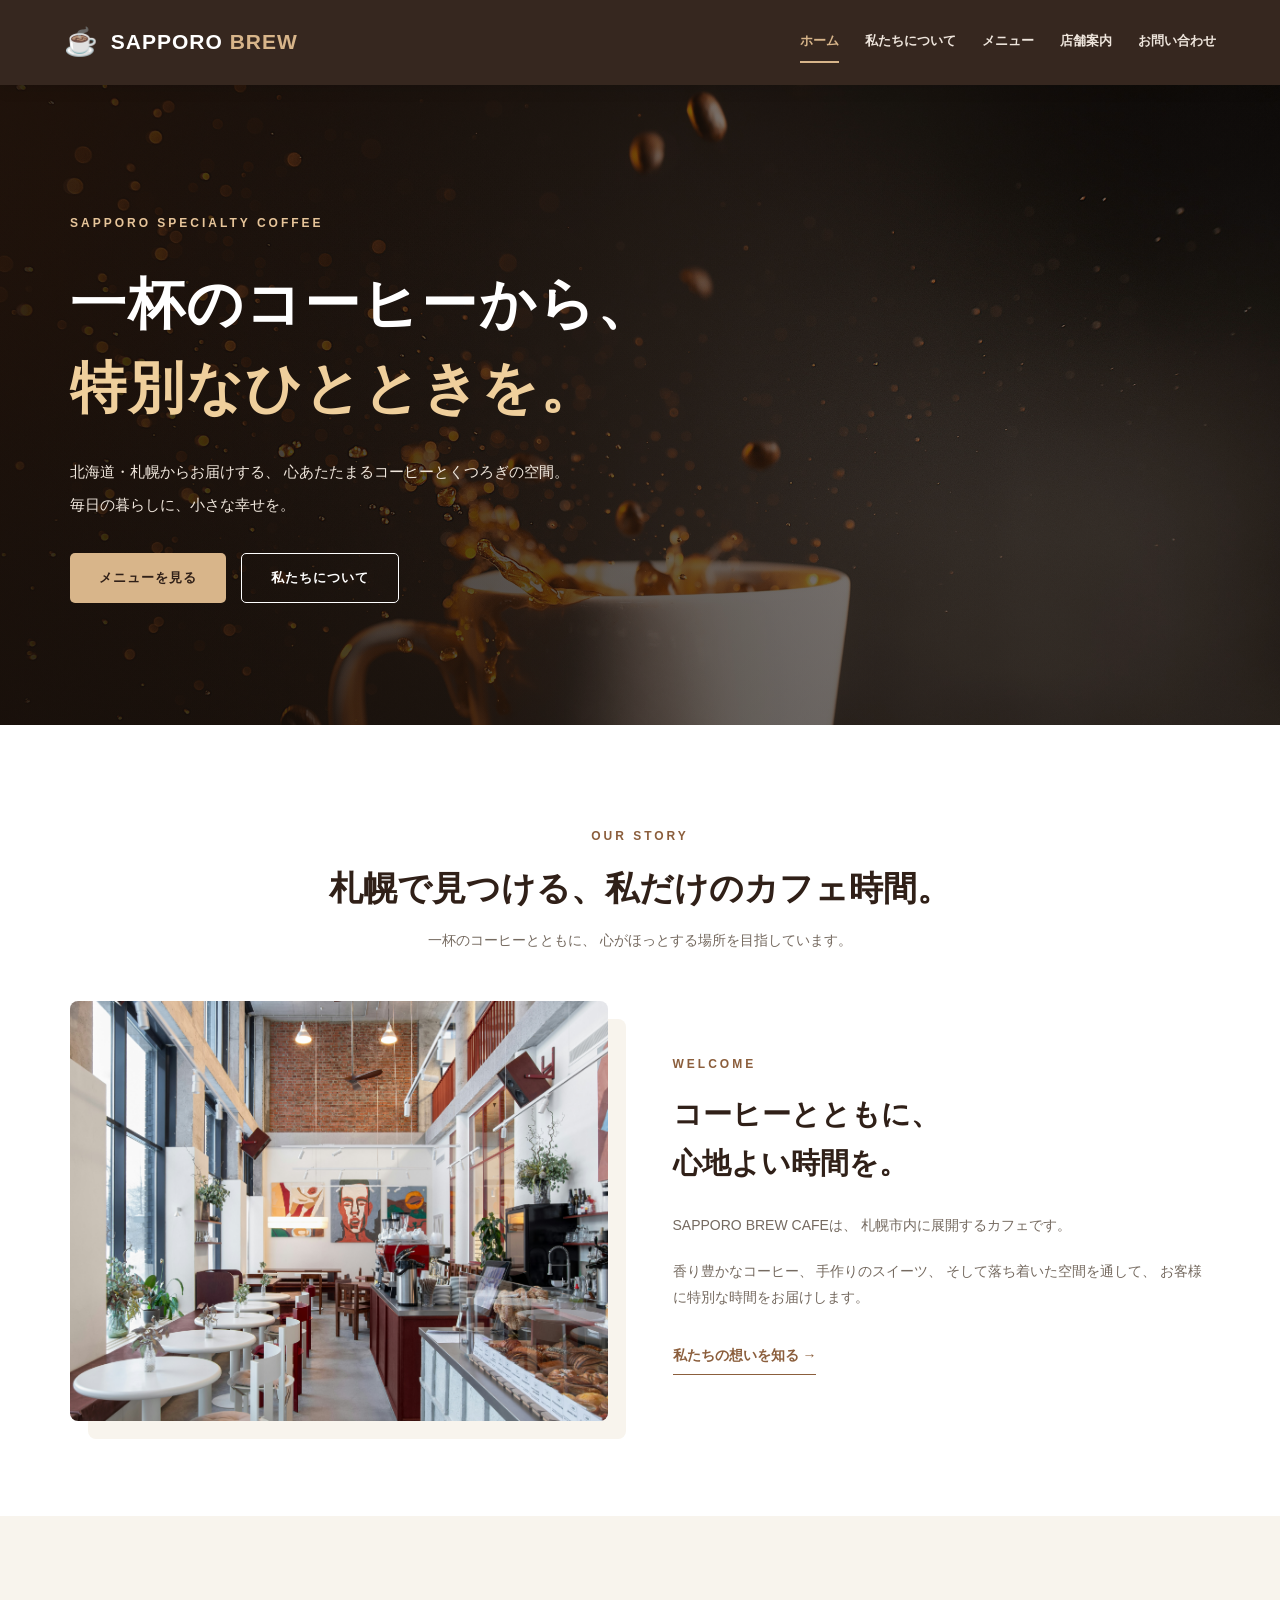
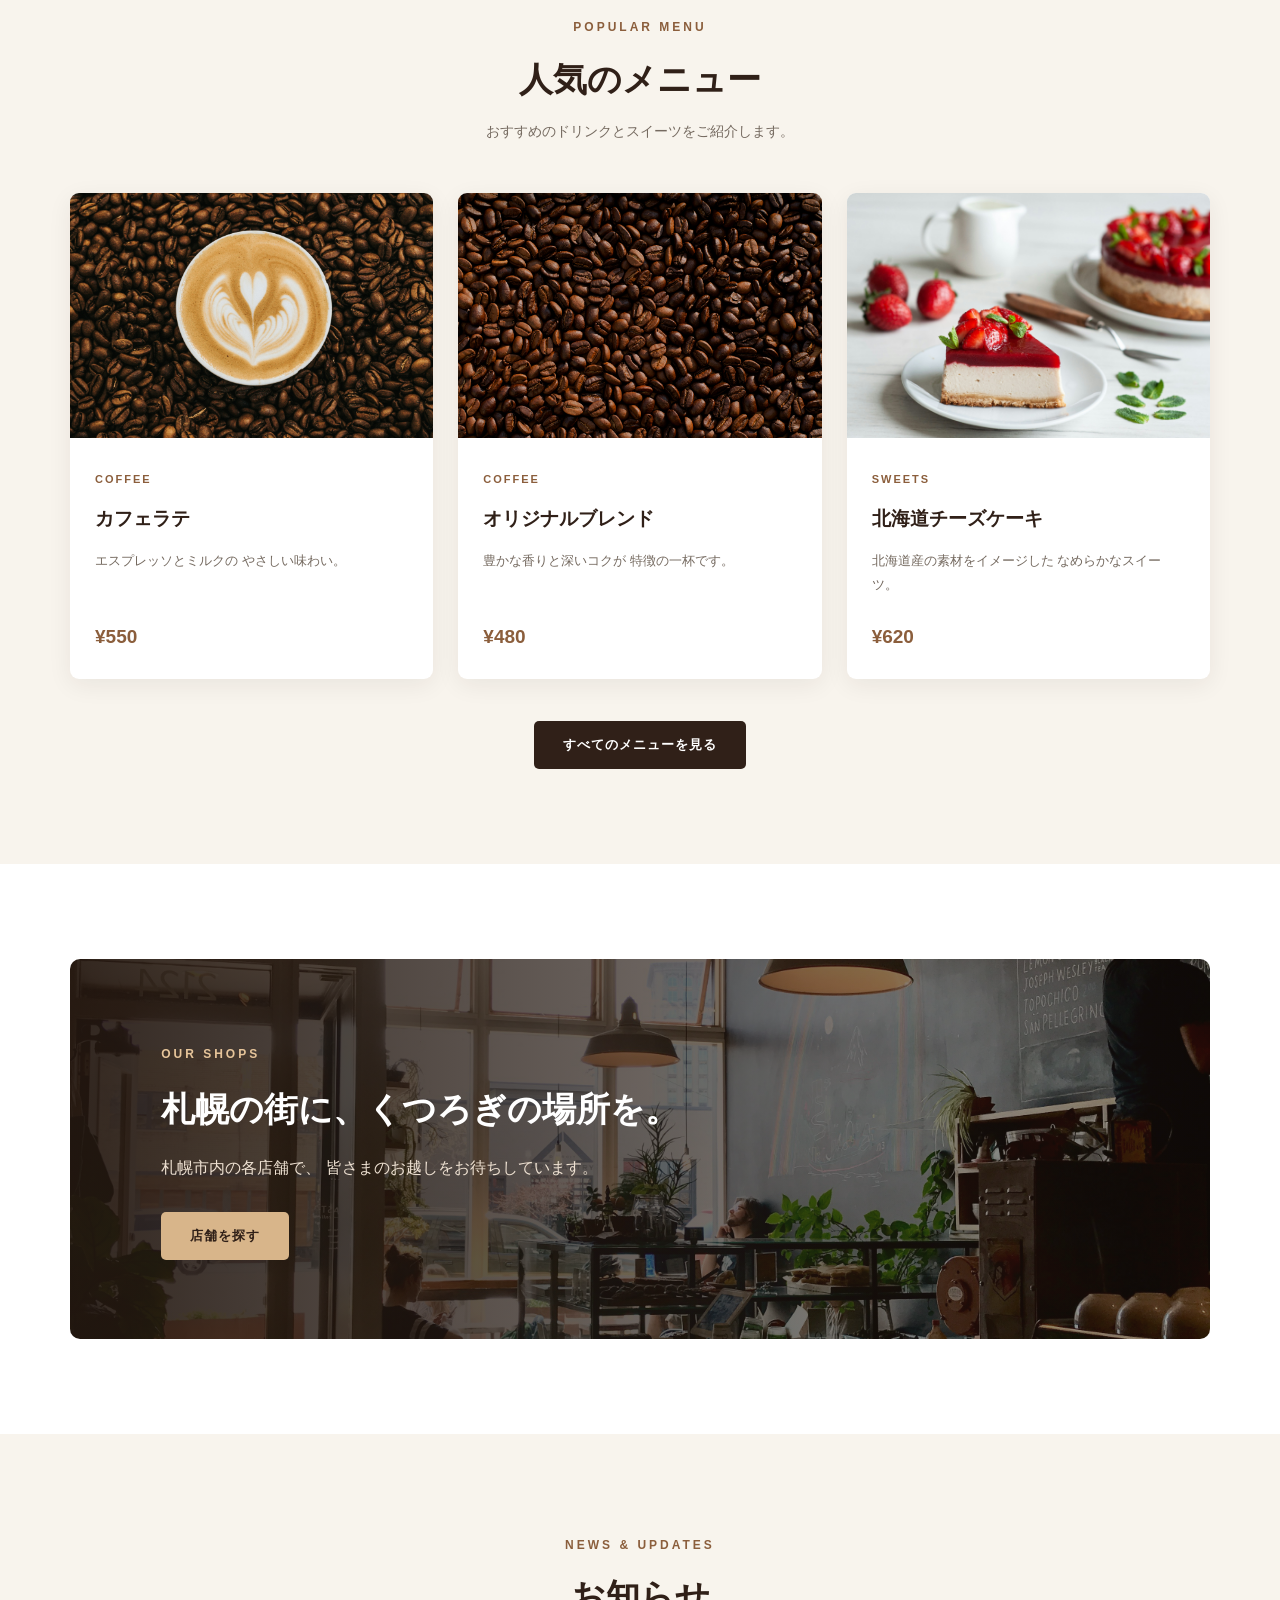
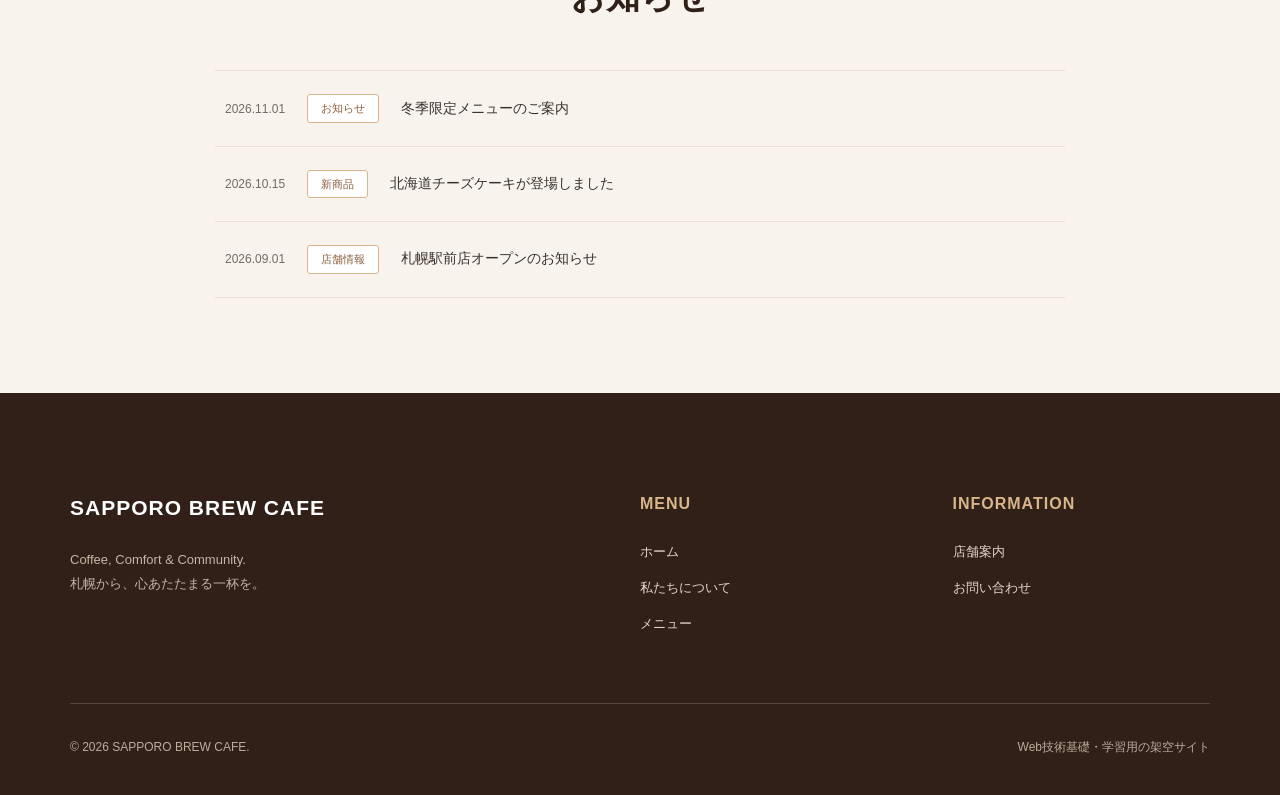
<file: index.html>
<!DOCTYPE html>
<html lang="ja">
<head>
    <meta charset="UTF-8">
    <meta name="viewport"
          content="width=device-width, initial-scale=1.0">
    <meta name="description"
          content="札幌のカフェ SAPPORO BREW CAFE。こだわりのコーヒーとくつろぎの時間をお届けします。">
    <title>SAPPORO BREW CAFE | ホーム</title>
    <link rel="stylesheet" href="style.css">
</head>

<body>

    <!-- Navigation -->
    <header class="site-header">
        <div class="nav-container">

            <a href="index_web.html" class="brand">
                <span class="brand-icon">☕</span>
                <span>SAPPORO <strong>BREW</strong></span>
            </a>

            <nav class="nav-links" aria-label="メインメニュー">
                <a href="index_web.html" class="active">ホーム</a>
                <a href="about.html">私たちについて</a>
                <a href="menu.html">メニュー</a>
                <a href="shops.html">店舗案内</a>
                <a href="contact.html">お問い合わせ</a>
            </nav>

        </div>
    </header>

    <!-- Hero Section -->
    <section class="hero">
        <div class="hero-overlay"></div>

        <div class="hero-content">
            <span class="hero-label">
                SAPPORO SPECIALTY COFFEE
            </span>

            <h1>
                一杯のコーヒーから、<br>
                <em>特別なひとときを。</em>
            </h1>

            <p>
                北海道・札幌からお届けする、
                心あたたまるコーヒーとくつろぎの空間。
                毎日の暮らしに、小さな幸せを。
            </p>

            <div class="hero-actions">
                <a href="menu.html" class="btn btn-primary">
                    メニューを見る
                </a>

                <a href="about.html" class="btn btn-outline">
                    私たちについて
                </a>
            </div>
        </div>
    </section>

    <!-- Introduction -->
    <main>
        <section class="section intro-section">
            <div class="container">

                <div class="section-heading">
                    <span class="eyebrow">OUR STORY</span>
                    <h2>札幌で見つける、私だけのカフェ時間。</h2>
                    <p class="section-lead">
                        一杯のコーヒーとともに、
                        心がほっとする場所を目指しています。
                    </p>
                </div>

                <div class="intro-grid">

                    <div class="intro-image">
                        <img src="images/cafe-interior.jpg"
                             alt="落ち着いたカフェの店内">
                    </div>

                    <div class="intro-text">
                        <span class="eyebrow">WELCOME</span>

                        <h3>
                            コーヒーとともに、<br>
                            心地よい時間を。
                        </h3>

                        <p>
                            SAPPORO BREW CAFEは、
                            札幌市内に展開するカフェです。
                        </p>

                        <p>
                            香り豊かなコーヒー、
                            手作りのスイーツ、
                            そして落ち着いた空間を通して、
                            お客様に特別な時間をお届けします。
                        </p>

                        <a href="about.html"
                           class="text-link">
                            私たちの想いを知る →
                        </a>
                    </div>

                </div>
            </div>
        </section>

        <!-- Featured Menu -->
        <section class="section menu-section">
            <div class="container">

                <div class="section-heading">
                    <span class="eyebrow">POPULAR MENU</span>
                    <h2>人気のメニュー</h2>
                    <p class="section-lead">
                        おすすめのドリンクとスイーツをご紹介します。
                    </p>
                </div>

                <div class="menu-grid">

                    <article class="menu-card">
                        <div class="menu-image">
                            <img src="images/latte.jpg"
                                 alt="カフェラテ">
                        </div>

                        <div class="menu-info">
                            <span class="menu-category">COFFEE</span>
                            <h3>カフェラテ</h3>
                            <p>
                                エスプレッソとミルクの
                                やさしい味わい。
                            </p>
                            <span class="price">¥550</span>
                        </div>
                    </article>

                    <article class="menu-card">
                        <div class="menu-image">
                            <img src="images/coffee.jpg"
                                 alt="ブレンドコーヒー">
                        </div>

                        <div class="menu-info">
                            <span class="menu-category">COFFEE</span>
                            <h3>オリジナルブレンド</h3>
                            <p>
                                豊かな香りと深いコクが
                                特徴の一杯です。
                            </p>
                            <span class="price">¥480</span>
                        </div>
                    </article>

                    <article class="menu-card">
                        <div class="menu-image">
                            <img src="images/cheesecake.jpg"
                                 alt="チーズケーキ">
                        </div>

                        <div class="menu-info">
                            <span class="menu-category">SWEETS</span>
                            <h3>北海道チーズケーキ</h3>
                            <p>
                                北海道産の素材をイメージした
                                なめらかなスイーツ。
                            </p>
                            <span class="price">¥620</span>
                        </div>
                    </article>

                </div>

                <div class="section-action">
                    <a href="menu.html" class="btn btn-dark">
                        すべてのメニューを見る
                    </a>
                </div>

            </div>
        </section>

        <!-- Shop Information -->
        <section class="section shop-section">
            <div class="container">

                <div class="shop-banner">
                    <div class="shop-content">
                        <span class="eyebrow">OUR SHOPS</span>
                        <h2>札幌の街に、くつろぎの場所を。</h2>

                        <p>
                            札幌市内の各店舗で、
                            皆さまのお越しをお待ちしています。
                        </p>

                        <a href="shops.html"
                           class="btn btn-primary">
                            店舗を探す
                        </a>
                    </div>
                </div>

            </div>
        </section>

        <!-- News -->
        <section class="section news-section">
            <div class="container">

                <div class="section-heading">
                    <span class="eyebrow">NEWS & UPDATES</span>
                    <h2>お知らせ</h2>
                </div>

                <div class="news-list">
                    <div class="news-item">
                        <time datetime="2026-11-01">2026.11.01</time>
                        <span class="news-tag">お知らせ</span>
                        <p>冬季限定メニューのご案内</p>
                    </div>

                    <div class="news-item">
                        <time datetime="2026-10-15">2026.10.15</time>
                        <span class="news-tag">新商品</span>
                        <p>北海道チーズケーキが登場しました</p>
                    </div>

                    <div class="news-item">
                        <time datetime="2026-09-01">2026.09.01</time>
                        <span class="news-tag">店舗情報</span>
                        <p>札幌駅前店オープンのお知らせ</p>
                    </div>
                </div>

            </div>
        </section>
    </main>

    <!-- Footer -->
    <footer class="site-footer">
        <div class="container">

            <div class="footer-grid">
                <div>
                    <h3>SAPPORO BREW CAFE</h3>
                    <p>
                        Coffee, Comfort & Community.<br>
                        札幌から、心あたたまる一杯を。
                    </p>
                </div>

                <div>
                    <h4>MENU</h4>
                    <a href="index_web.html">ホーム</a>
                    <a href="about.html">私たちについて</a>
                    <a href="menu.html">メニュー</a>
                </div>

                <div>
                    <h4>INFORMATION</h4>
                    <a href="shops.html">店舗案内</a>
                    <a href="contact.html">お問い合わせ</a>
                </div>
            </div>

            <div class="footer-bottom">
                <p>© 2026 SAPPORO BREW CAFE.</p>
                <p>Web技術基礎・学習用の架空サイト</p>
            </div>

        </div>
    </footer>

</body>
</html>
</file>
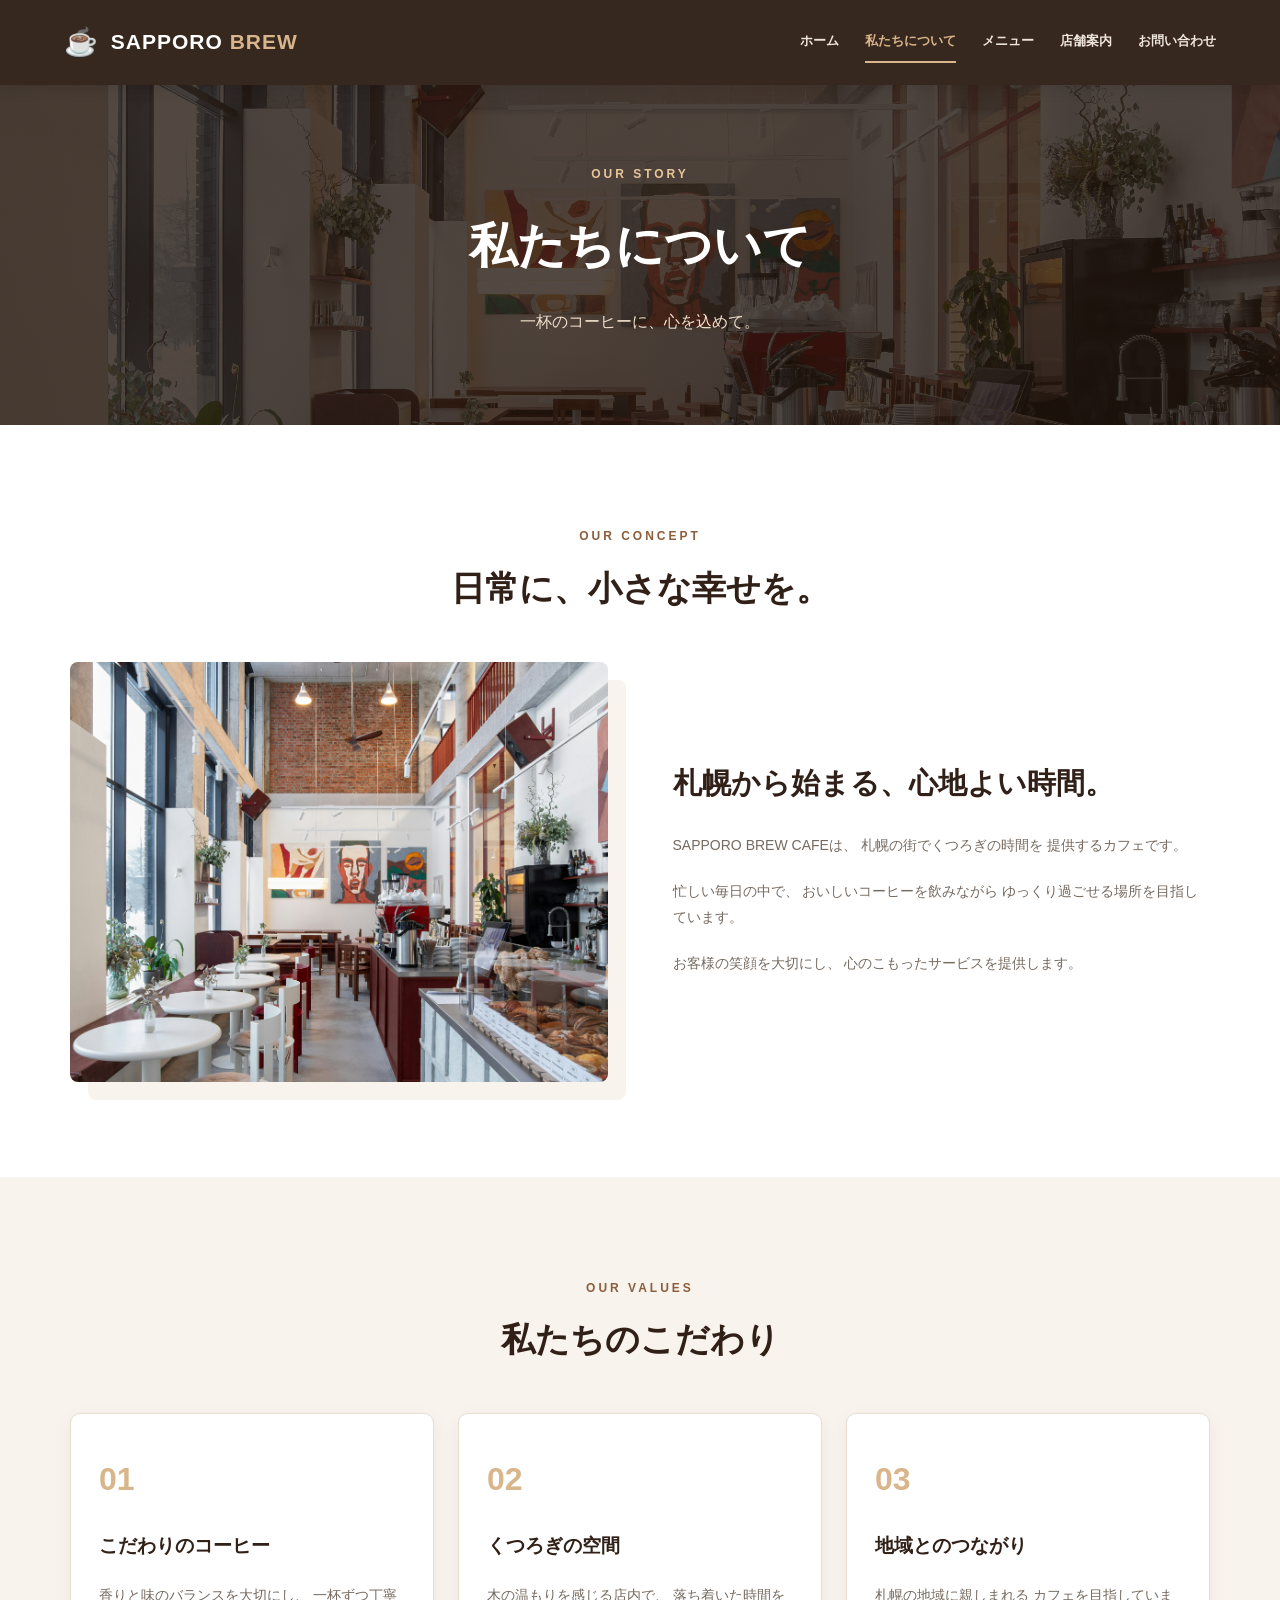
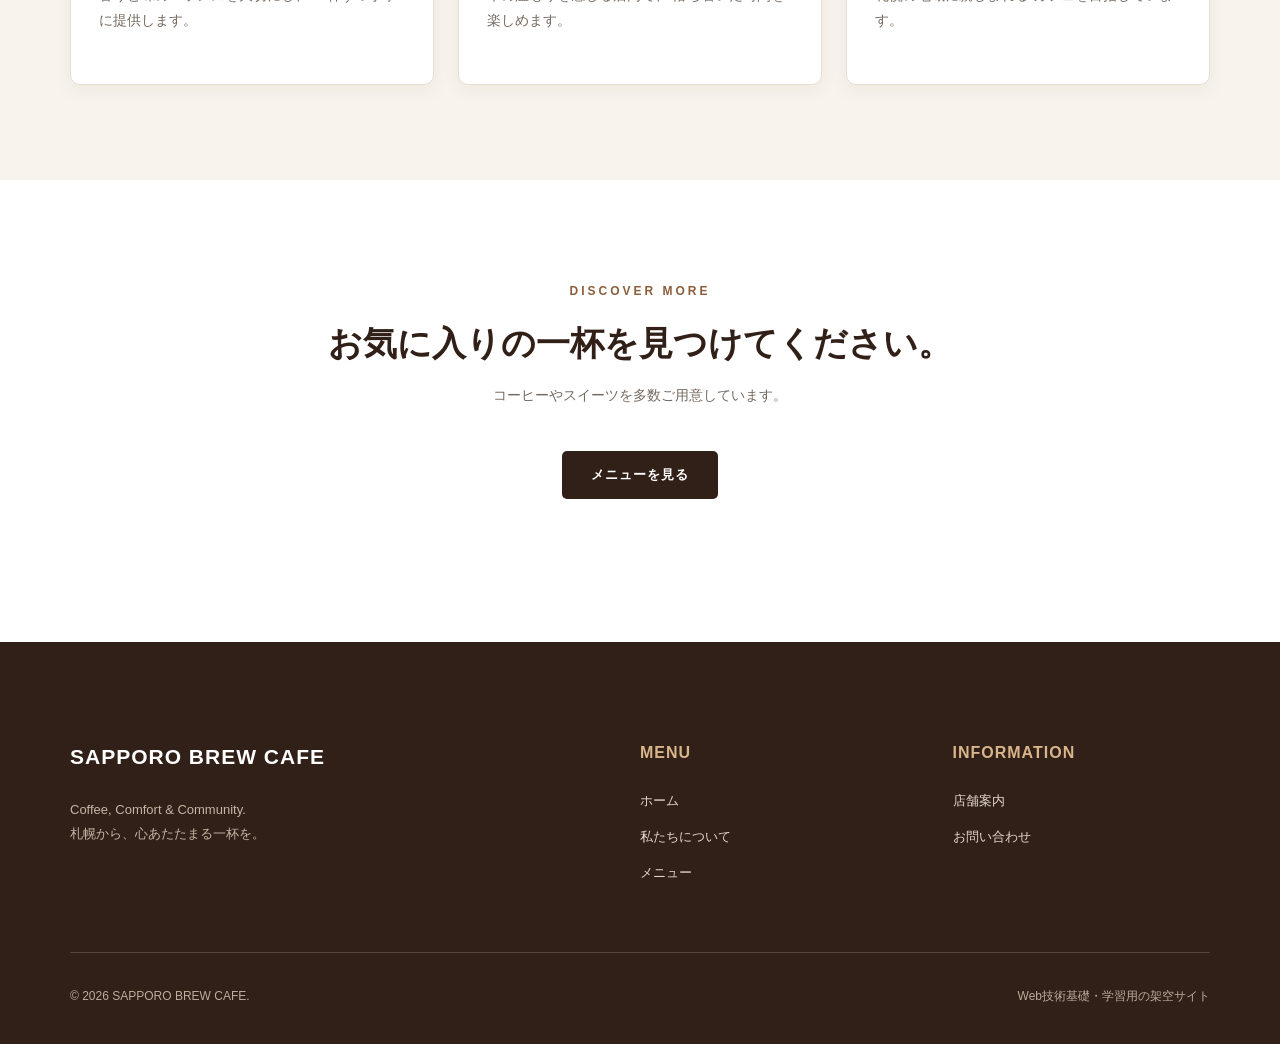
<file: about.html>
<!DOCTYPE html>
<html lang="ja">
<head>
    <meta charset="UTF-8">
    <meta name="viewport" content="width=device-width, initial-scale=1.0">
    <title>私たちについて | SAPPORO BREW CAFE</title>
    <link rel="stylesheet" href="style.css">
</head>

<body>

    <!-- Navigation -->
    <header class="site-header">
        <div class="nav-container">
            <a href="index_web.html" class="brand">
                <span class="brand-icon">☕</span>
                <span>SAPPORO <strong>BREW</strong></span>
            </a>

            <nav class="nav-links" aria-label="メインメニュー">
                <a href="index_web.html">ホーム</a>
                <a href="about.html" class="active">私たちについて</a>
                <a href="menu.html">メニュー</a>
                <a href="shops.html">店舗案内</a>
                <a href="contact.html">お問い合わせ</a>
            </nav>
        </div>
    </header>

    <!-- About Page Hero -->
    <section class="about-hero">
        <div class="container">
            <span class="hero-label">OUR STORY</span>
            <h1>私たちについて</h1>
            <p>一杯のコーヒーに、心を込めて。</p>
        </div>
    </section>

    <main>

        <!-- Our Story -->
        <section class="section">
            <div class="container">
                <div class="section-heading">
                    <span class="eyebrow">OUR CONCEPT</span>
                    <h2>日常に、小さな幸せを。</h2>
                </div>

                <div class="intro-grid">
                    <div class="intro-image">
                        <img src="images/cafe-interior.jpg"
                             alt="温かみのあるカフェの店内">
                    </div>

                    <div class="intro-text">
                        <h3>札幌から始まる、心地よい時間。</h3>
                        <p>
                            SAPPORO BREW CAFEは、
                            札幌の街でくつろぎの時間を
                            提供するカフェです。
                        </p>
                        <p>
                            忙しい毎日の中で、
                            おいしいコーヒーを飲みながら
                            ゆっくり過ごせる場所を目指しています。
                        </p>
                        <p>
                            お客様の笑顔を大切にし、
                            心のこもったサービスを提供します。
                        </p>
                    </div>
                </div>
            </div>
        </section>

        <!-- Our Values -->
        <section class="section menu-section">
            <div class="container">
                <div class="section-heading">
                    <span class="eyebrow">OUR VALUES</span>
                    <h2>私たちのこだわり</h2>
                </div>

                <div class="values-grid">

                    <article class="value-card">
                        <span class="value-number">01</span>
                        <h3>こだわりのコーヒー</h3>
                        <p>
                            香りと味のバランスを大切にし、
                            一杯ずつ丁寧に提供します。
                        </p>
                    </article>

                    <article class="value-card">
                        <span class="value-number">02</span>
                        <h3>くつろぎの空間</h3>
                        <p>
                            木の温もりを感じる店内で、
                            落ち着いた時間を楽しめます。
                        </p>
                    </article>

                    <article class="value-card">
                        <span class="value-number">03</span>
                        <h3>地域とのつながり</h3>
                        <p>
                            札幌の地域に親しまれる
                            カフェを目指しています。
                        </p>
                    </article>

                </div>
            </div>
        </section>

        <!-- Call to Action -->
        <section class="section">
            <div class="container">
                <div class="section-heading">
                    <span class="eyebrow">DISCOVER MORE</span>
                    <h2>お気に入りの一杯を見つけてください。</h2>
                    <p class="section-lead">
                        コーヒーやスイーツを多数ご用意しています。
                    </p>
                    <div class="section-action">
                        <a href="menu.html" class="btn btn-dark">
                            メニューを見る
                        </a>
                    </div>
                </div>
            </div>
        </section>

    </main>

    <!-- Footer -->
    <footer class="site-footer">
        <div class="container">
            <div class="footer-grid">
                <div>
                    <h3>SAPPORO BREW CAFE</h3>
                    <p>
                        Coffee, Comfort & Community.<br>
                        札幌から、心あたたまる一杯を。
                    </p>
                </div>

                <div>
                    <h4>MENU</h4>
                    <a href="index_web.html">ホーム</a>
                    <a href="about.html">私たちについて</a>
                    <a href="menu.html">メニュー</a>
                </div>

                <div>
                    <h4>INFORMATION</h4>
                    <a href="shops.html">店舗案内</a>
                    <a href="contact.html">お問い合わせ</a>
                </div>
            </div>

            <div class="footer-bottom">
                <p>© 2026 SAPPORO BREW CAFE.</p>
                <p>Web技術基礎・学習用の架空サイト</p>
            </div>
        </div>
    </footer>

</body>
</html>
</file>
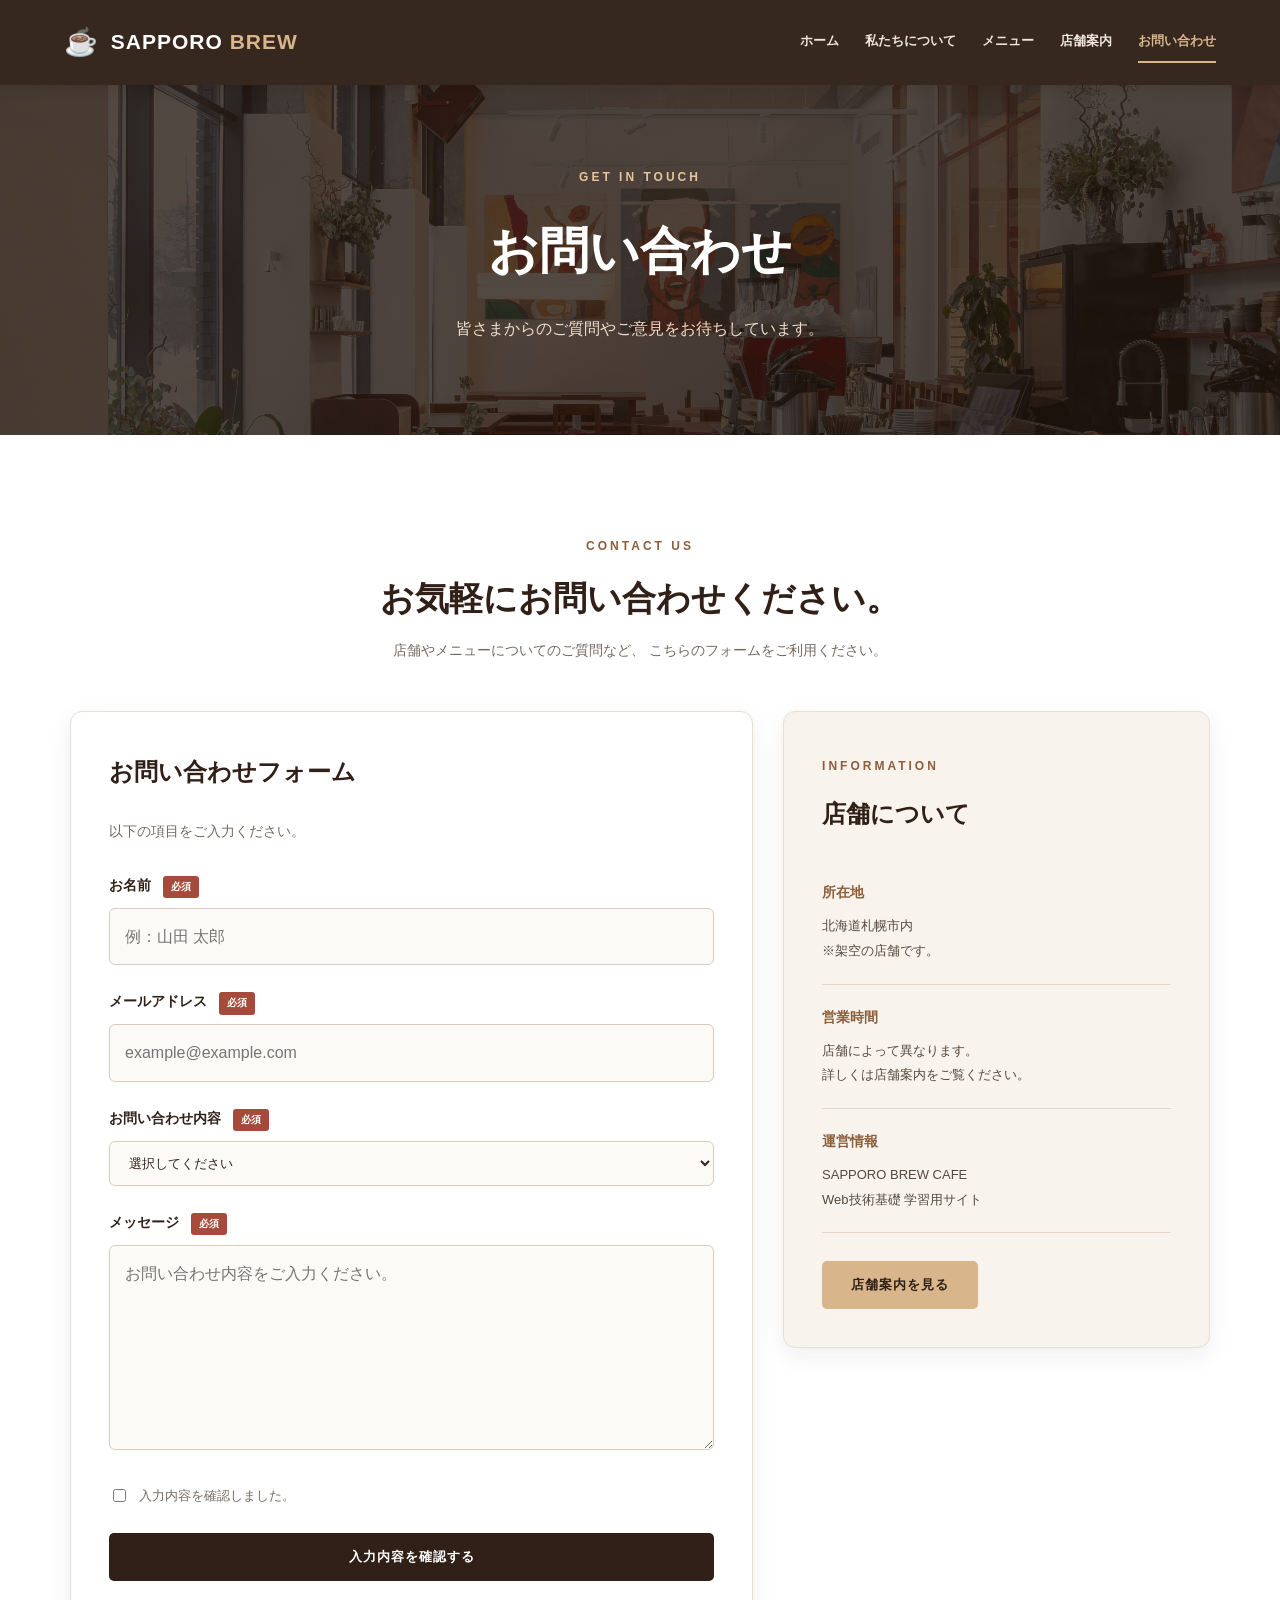
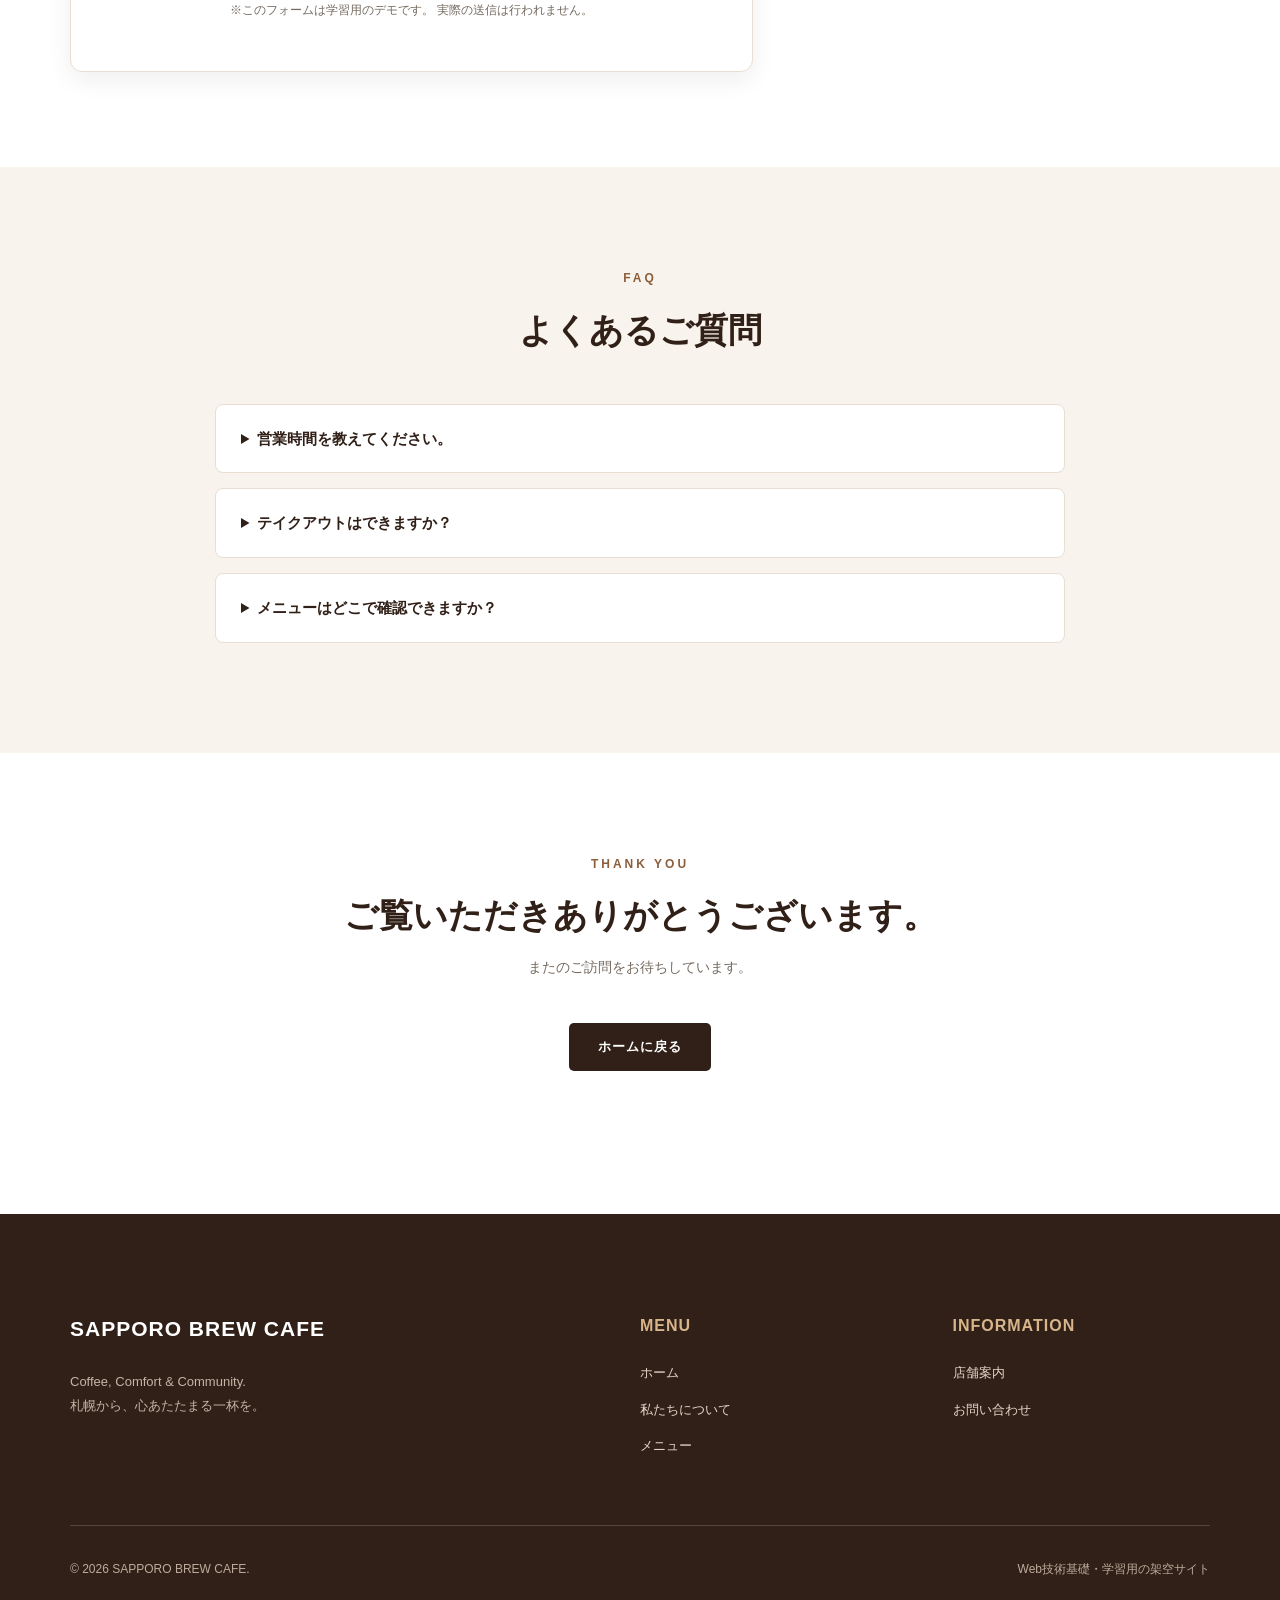
<file: contact.html>
<!DOCTYPE html>
<html lang="ja">
<head>
    <meta charset="UTF-8">
    <meta name="viewport"
          content="width=device-width, initial-scale=1.0">
    <meta name="description"
          content="SAPPORO BREW CAFEのお問い合わせページです。">
    <title>お問い合わせ | SAPPORO BREW CAFE</title>
    <link rel="stylesheet" href="style.css">
</head>

<body>

    <!-- Navigation -->
    <header class="site-header">
        <div class="nav-container">
            <a href="index_web.html" class="brand">
                <span class="brand-icon">☕</span>
                <span>SAPPORO <strong>BREW</strong></span>
            </a>

            <nav class="nav-links" aria-label="メインメニュー">
                <a href="index_web.html">ホーム</a>
                <a href="about.html">私たちについて</a>
                <a href="menu.html">メニュー</a>
                <a href="shops.html">店舗案内</a>
                <a href="contact.html" class="active">お問い合わせ</a>
            </nav>
        </div>
    </header>

    <!-- Page Hero -->
    <section class="contact-hero">
        <div class="container">
            <span class="hero-label">GET IN TOUCH</span>
            <h1>お問い合わせ</h1>
            <p>皆さまからのご質問やご意見をお待ちしています。</p>
        </div>
    </section>

    <main>

        <!-- Contact Introduction -->
        <section class="section">
            <div class="container">

                <div class="section-heading">
                    <span class="eyebrow">CONTACT US</span>
                    <h2>お気軽にお問い合わせください。</h2>
                    <p class="section-lead">
                        店舗やメニューについてのご質問など、
                        こちらのフォームをご利用ください。
                    </p>
                </div>

                <div class="contact-grid">

                    <!-- Contact Form -->
                    <div class="contact-form-card">
                        <h3>お問い合わせフォーム</h3>

                        <p class="form-intro">
                            以下の項目をご入力ください。
                        </p>

                        <form id="contact-form">

                            <div class="form-group">
                                <label for="name">
                                    お名前
                                    <span class="required">必須</span>
                                </label>
                                <input
                                    type="text"
                                    id="name"
                                    name="name"
                                    placeholder="例：山田 太郎"
                                    autocomplete="name"
                                    required>
                            </div>

                            <div class="form-group">
                                <label for="email">
                                    メールアドレス
                                    <span class="required">必須</span>
                                </label>
                                <input
                                    type="email"
                                    id="email"
                                    name="email"
                                    placeholder="example@example.com"
                                    autocomplete="email"
                                    required>
                            </div>

                            <div class="form-group">
                                <label for="subject">
                                    お問い合わせ内容
                                    <span class="required">必須</span>
                                </label>
                                <select id="subject"
                                        name="subject"
                                        required>
                                    <option value="">
                                        選択してください
                                    </option>
                                    <option value="menu">
                                        メニューについて
                                    </option>
                                    <option value="shop">
                                        店舗について
                                    </option>
                                    <option value="service">
                                        サービスについて
                                    </option>
                                    <option value="other">
                                        その他
                                    </option>
                                </select>
                            </div>

                            <div class="form-group">
                                <label for="message">
                                    メッセージ
                                    <span class="required">必須</span>
                                </label>
                                <textarea
                                    id="message"
                                    name="message"
                                    rows="6"
                                    placeholder="お問い合わせ内容をご入力ください。"
                                    required></textarea>
                            </div>

                            <div class="form-checkbox">
                                <label>
                                    <input type="checkbox" required>
                                    入力内容を確認しました。
                                </label>
                            </div>

                            <button type="submit"
                                    class="btn btn-dark submit-btn">
                                入力内容を確認する
                            </button>

                            <p class="form-notice">
                                ※このフォームは学習用のデモです。
                                実際の送信は行われません。
                            </p>

                        </form>

                    </div>

                    <!-- Contact Information -->
                    <aside class="contact-info-card">

                        <span class="eyebrow">INFORMATION</span>
                        <h3>店舗について</h3>

                        <div class="info-block">
                            <h4>所在地</h4>
                            <p>
                                北海道札幌市内<br>
                                ※架空の店舗です。
                            </p>
                        </div>

                        <div class="info-block">
                            <h4>営業時間</h4>
                            <p>
                                店舗によって異なります。<br>
                                詳しくは店舗案内をご覧ください。
                            </p>
                        </div>

                        <div class="info-block">
                            <h4>運営情報</h4>
                            <p>
                                SAPPORO BREW CAFE<br>
                                Web技術基礎 学習用サイト
                            </p>
                        </div>

                        <div class="contact-info-action">
                            <a href="shops.html"
                               class="btn btn-primary">
                                店舗案内を見る
                            </a>
                        </div>

                    </aside>

                </div>
            </div>
        </section>

        <!-- FAQ -->
        <section class="section menu-section">
            <div class="container">

                <div class="section-heading">
                    <span class="eyebrow">FAQ</span>
                    <h2>よくあるご質問</h2>
                </div>

                <div class="faq-list">

                    <details class="faq-item">
                        <summary>営業時間を教えてください。</summary>
                        <p>
                            営業時間は店舗によって異なります。
                            店舗案内ページをご確認ください。
                        </p>
                    </details>

                    <details class="faq-item">
                        <summary>テイクアウトはできますか？</summary>
                        <p>
                            お持ち帰り可能なドリンクや
                            フードをご用意している設定です。
                        </p>
                    </details>

                    <details class="faq-item">
                        <summary>メニューはどこで確認できますか？</summary>
                        <p>
                            メニューページでドリンクや
                            スイーツをご覧いただけます。
                        </p>
                    </details>

                </div>
            </div>
        </section>

        <!-- Back to Home -->
        <section class="section">
            <div class="container">
                <div class="section-heading">
                    <span class="eyebrow">THANK YOU</span>
                    <h2>ご覧いただきありがとうございます。</h2>
                    <p class="section-lead">
                        またのご訪問をお待ちしています。
                    </p>

                    <div class="section-action">
                        <a href="index_web.html"
                           class="btn btn-dark">
                            ホームに戻る
                        </a>
                    </div>
                </div>
            </div>
        </section>

    </main>

    <!-- Footer -->
    <footer class="site-footer">
        <div class="container">

            <div class="footer-grid">

                <div>
                    <h3>SAPPORO BREW CAFE</h3>
                    <p>
                        Coffee, Comfort & Community.<br>
                        札幌から、心あたたまる一杯を。
                    </p>
                </div>

                <div>
                    <h4>MENU</h4>
                    <a href="index_web.html">ホーム</a>
                    <a href="about.html">私たちについて</a>
                    <a href="menu.html">メニュー</a>
                </div>

                <div>
                    <h4>INFORMATION</h4>
                    <a href="shops.html">店舗案内</a>
                    <a href="contact.html">お問い合わせ</a>
                </div>

            </div>

            <div class="footer-bottom">
                <p>© 2026 SAPPORO BREW CAFE.</p>
                <p>Web技術基礎・学習用の架空サイト</p>
            </div>

        </div>
    </footer>

    <!-- Demo form: no information is transmitted -->
    <script>
        document.getElementById("contact-form")
            .addEventListener("submit", function(event) {
                event.preventDefault();
                alert("入力内容を確認しました。\n"
                    + "このサイトは学習用のため、"
                    + "実際の送信は行われません。");
            });
    </script>

</body>
</html>
</file>
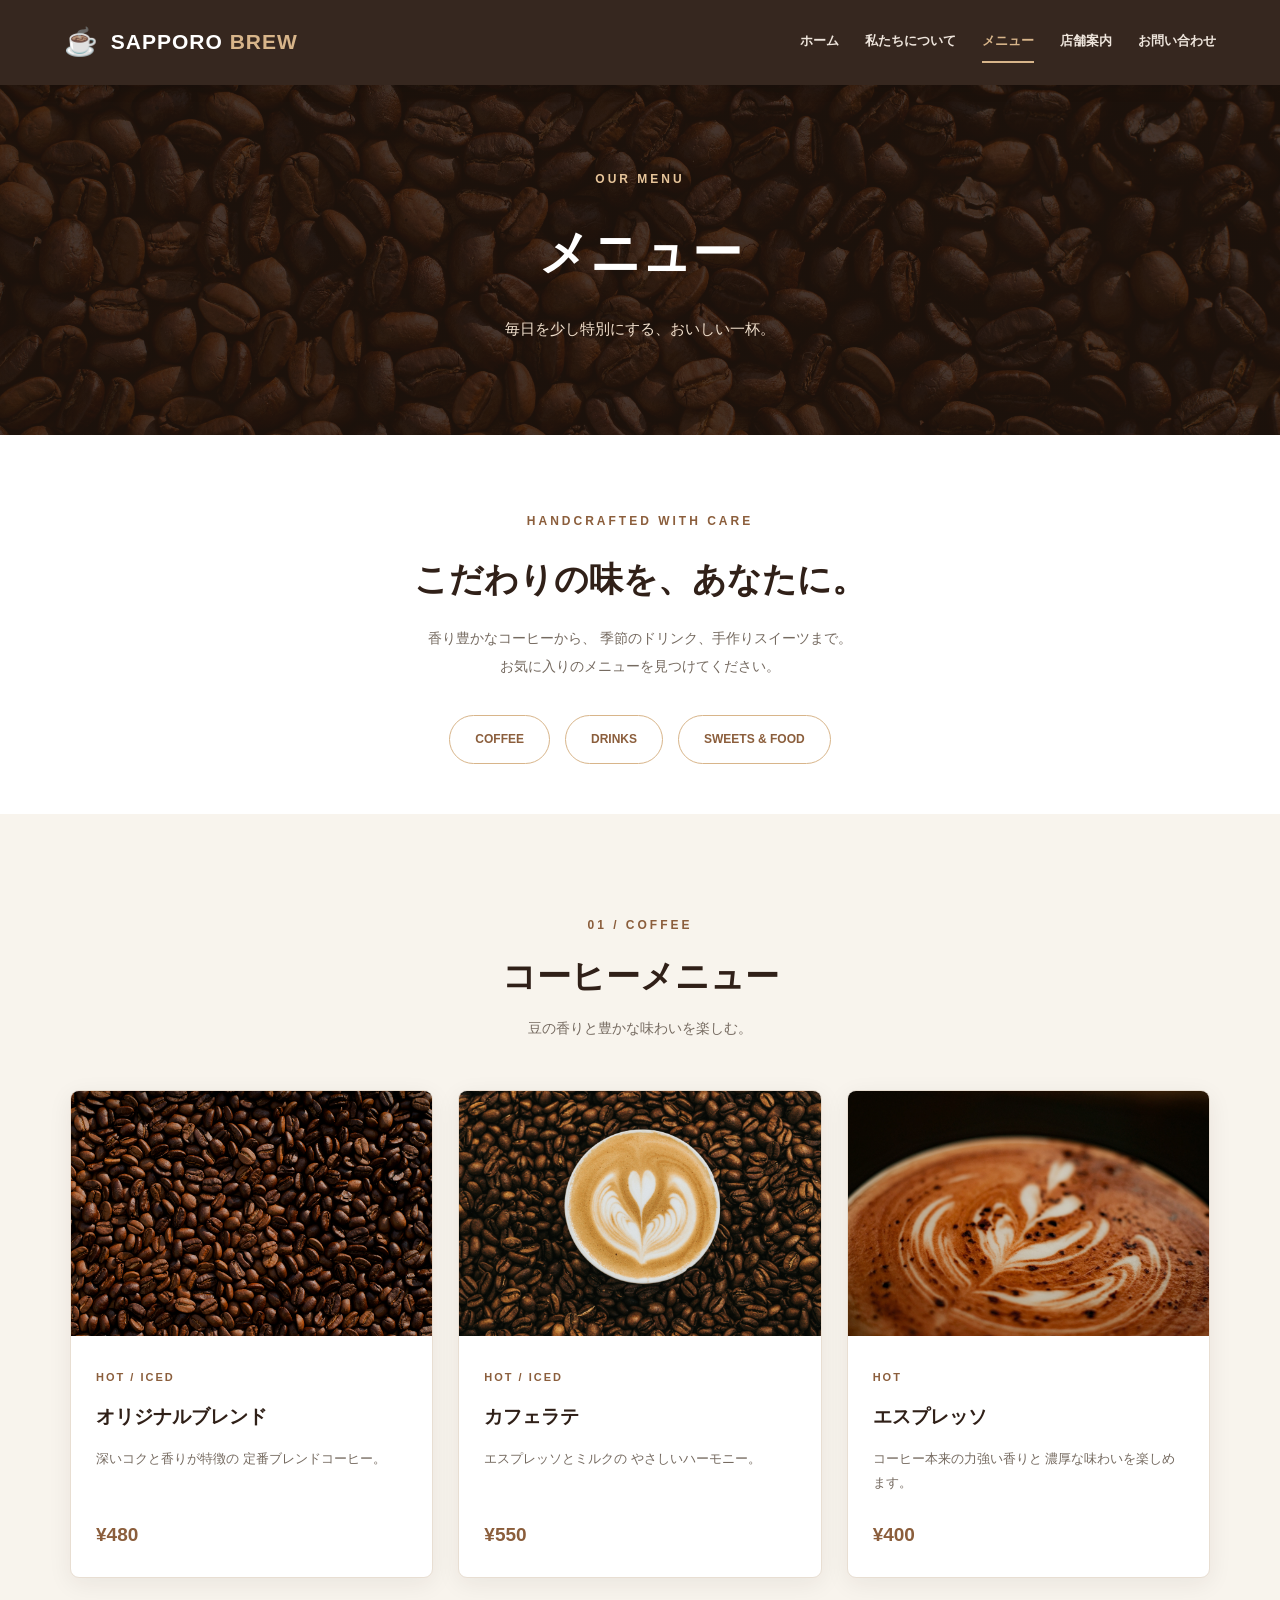
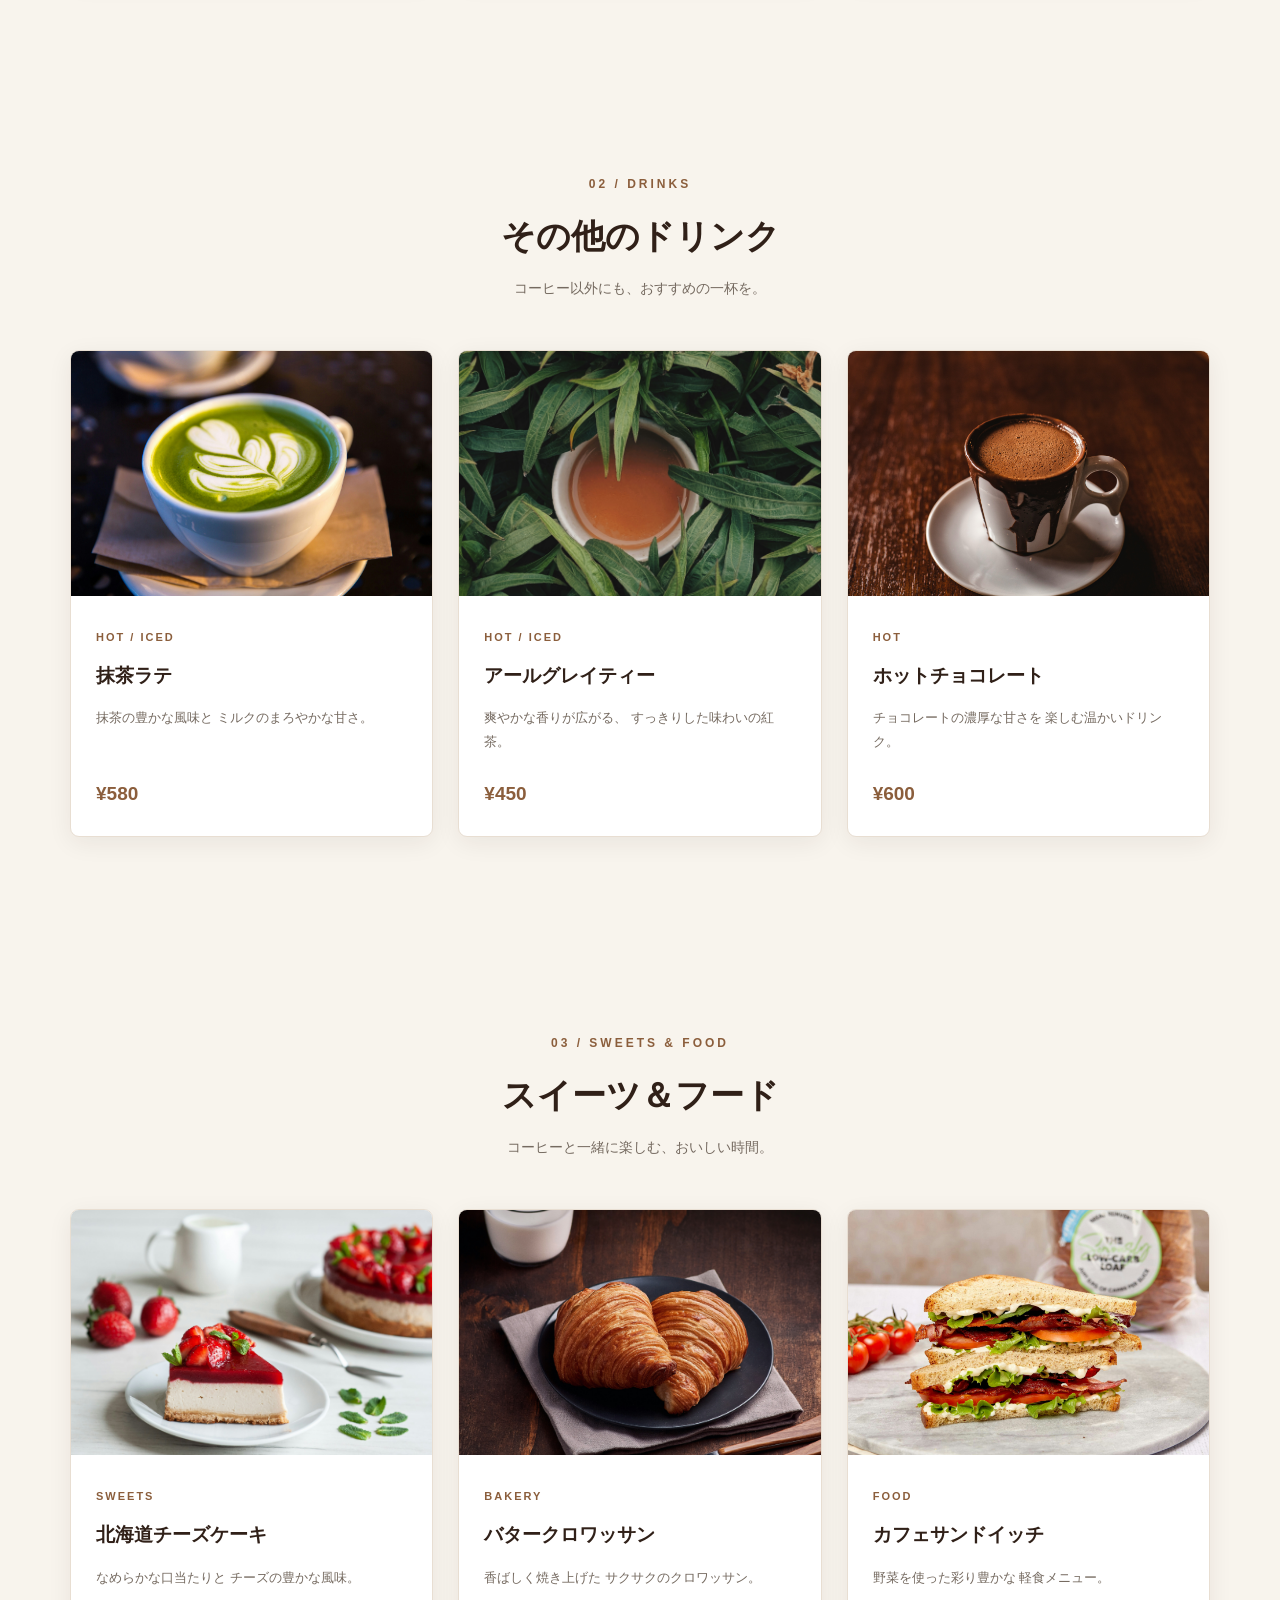
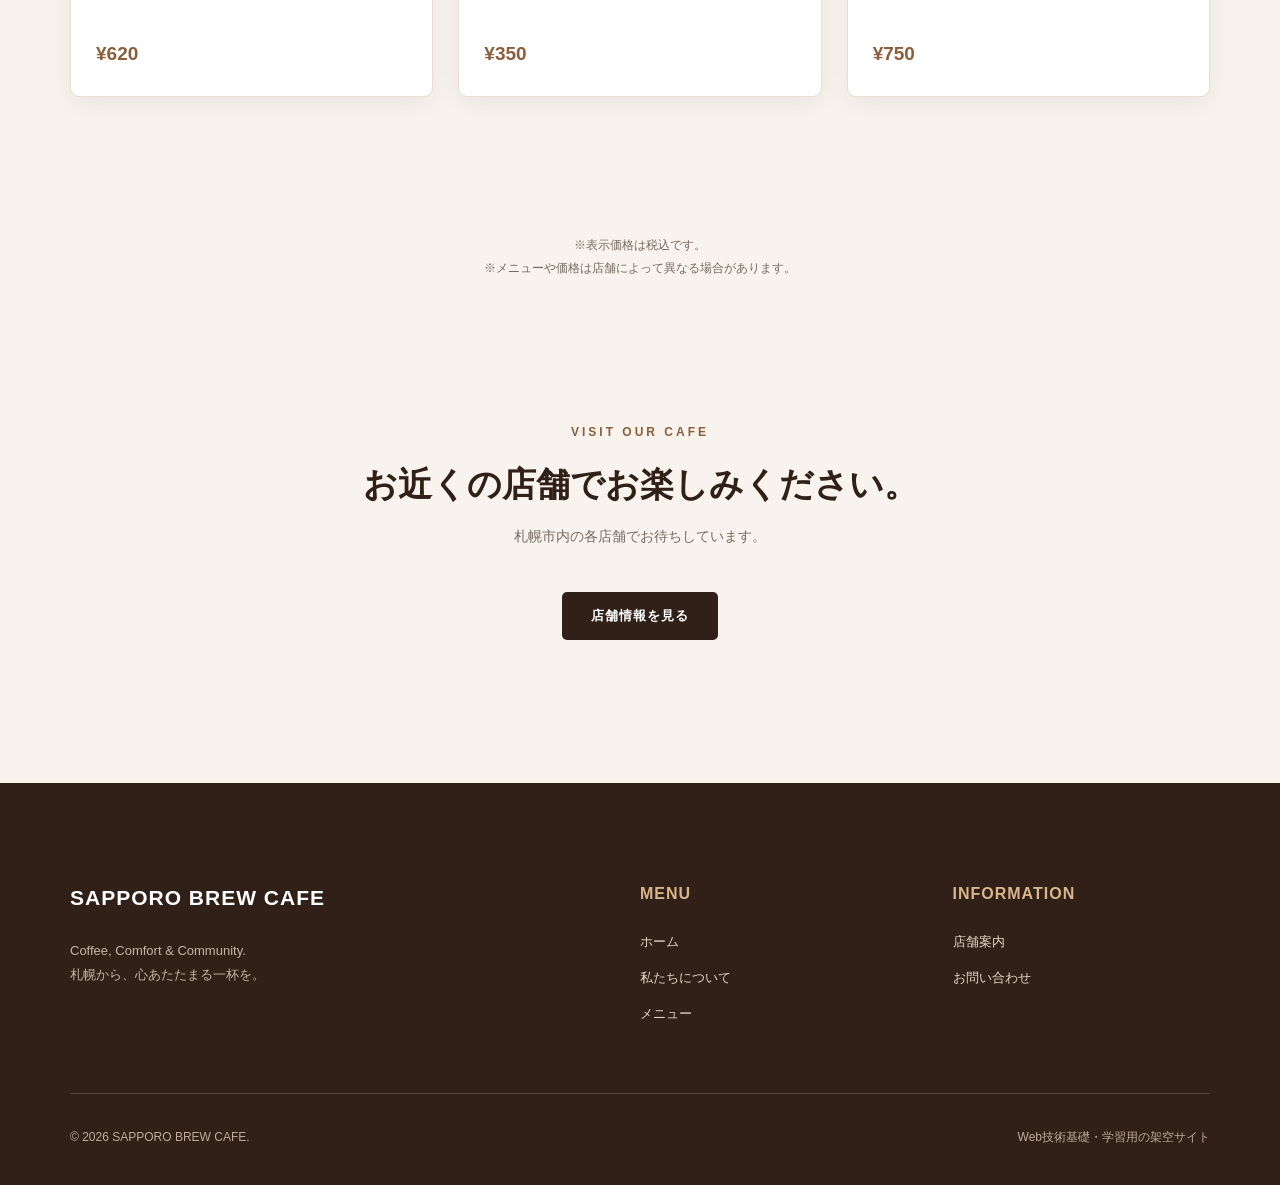
<file: menu.html>
<!DOCTYPE html>
<html lang="ja">
<head>
    <meta charset="UTF-8">
    <meta name="viewport" content="width=device-width, initial-scale=1.0">
    <meta name="description"
          content="SAPPORO BREW CAFEのコーヒー、ドリンク、スイーツメニューをご紹介します。">
    <title>メニュー | SAPPORO BREW CAFE</title>
    <link rel="stylesheet" href="style.css">
</head>

<body>

    <!-- Navigation -->
    <header class="site-header">
        <div class="nav-container">
            <a href="index_web.html" class="brand">
                <span class="brand-icon">☕</span>
                <span>SAPPORO <strong>BREW</strong></span>
            </a>

            <nav class="nav-links" aria-label="メインメニュー">
                <a href="index_web.html">ホーム</a>
                <a href="about.html">私たちについて</a>
                <a href="menu.html" class="active">メニュー</a>
                <a href="shops.html">店舗案内</a>
                <a href="contact.html">お問い合わせ</a>
            </nav>
        </div>
    </header>

    <!-- Page Hero -->
    <section class="menu-page-hero">
        <div class="container">
            <span class="hero-label">OUR MENU</span>
            <h1>メニュー</h1>
            <p>毎日を少し特別にする、おいしい一杯。</p>
        </div>
    </section>

    <main>

        <!-- Menu Intro -->
        <section class="menu-introduction">
            <div class="container">
                <span class="eyebrow">HANDCRAFTED WITH CARE</span>
                <h2>こだわりの味を、あなたに。</h2>
                <p>
                    香り豊かなコーヒーから、
                    季節のドリンク、手作りスイーツまで。<br>
                    お気に入りのメニューを見つけてください。
                </p>

                <nav class="menu-categories"
                     aria-label="メニューカテゴリー">
                    <a href="#coffee-menu">COFFEE</a>
                    <a href="#drink-menu">DRINKS</a>
                    <a href="#food-menu">SWEETS & FOOD</a>
                </nav>
            </div>
        </section>

        <!-- Coffee -->
        <section id="coffee-menu"
                 class="section menu-detail-section">
            <div class="container">

                <div class="section-heading">
                    <span class="eyebrow">01 / COFFEE</span>
                    <h2>コーヒーメニュー</h2>
                    <p class="section-lead">
                        豆の香りと豊かな味わいを楽しむ。
                    </p>
                </div>

                <div class="menu-grid">

                    <article class="menu-card">
                        <div class="menu-image">
                            <img src="images/coffee.jpg"
                                 alt="オリジナルブレンドコーヒー">
                        </div>
                        <div class="menu-info">
                            <span class="menu-category">HOT / ICED</span>
                            <h3>オリジナルブレンド</h3>
                            <p>
                                深いコクと香りが特徴の
                                定番ブレンドコーヒー。
                            </p>
                            <span class="price">¥480</span>
                        </div>
                    </article>

                    <article class="menu-card">
                        <div class="menu-image">
                            <img src="images/latte.jpg"
                                 alt="カフェラテ">
                        </div>
                        <div class="menu-info">
                            <span class="menu-category">HOT / ICED</span>
                            <h3>カフェラテ</h3>
                            <p>
                                エスプレッソとミルクの
                                やさしいハーモニー。
                            </p>
                            <span class="price">¥550</span>
                        </div>
                    </article>

                    <article class="menu-card">
                        <div class="menu-image">
                            <img src="images/espresso.jpg"
                                 alt="エスプレッソ">
                        </div>
                        <div class="menu-info">
                            <span class="menu-category">HOT</span>
                            <h3>エスプレッソ</h3>
                            <p>
                                コーヒー本来の力強い香りと
                                濃厚な味わいを楽しめます。
                            </p>
                            <span class="price">¥400</span>
                        </div>
                    </article>

                </div>
            </div>
        </section>

        <!-- Other Drinks -->
        <section id="drink-menu"
                 class="section menu-detail-section menu-section">
            <div class="container">

                <div class="section-heading">
                    <span class="eyebrow">02 / DRINKS</span>
                    <h2>その他のドリンク</h2>
                    <p class="section-lead">
                        コーヒー以外にも、おすすめの一杯を。
                    </p>
                </div>

                <div class="menu-grid">

                    <article class="menu-card">
                        <div class="menu-image">
                            <img src="images/matcha.jpg"
                                 alt="抹茶ラテ">
                        </div>
                        <div class="menu-info">
                            <span class="menu-category">HOT / ICED</span>
                            <h3>抹茶ラテ</h3>
                            <p>
                                抹茶の豊かな風味と
                                ミルクのまろやかな甘さ。
                            </p>
                            <span class="price">¥580</span>
                        </div>
                    </article>

                    <article class="menu-card">
                        <div class="menu-image">
                            <img src="images/tea.jpg"
                                 alt="紅茶">
                        </div>
                        <div class="menu-info">
                            <span class="menu-category">HOT / ICED</span>
                            <h3>アールグレイティー</h3>
                            <p>
                                爽やかな香りが広がる、
                                すっきりした味わいの紅茶。
                            </p>
                            <span class="price">¥450</span>
                        </div>
                    </article>

                    <article class="menu-card">
                        <div class="menu-image">
                            <img src="images/chocolate.jpg"
                                 alt="ホットチョコレート">
                        </div>
                        <div class="menu-info">
                            <span class="menu-category">HOT</span>
                            <h3>ホットチョコレート</h3>
                            <p>
                                チョコレートの濃厚な甘さを
                                楽しむ温かいドリンク。
                            </p>
                            <span class="price">¥600</span>
                        </div>
                    </article>

                </div>
            </div>
        </section>

        <!-- Sweets & Food -->
        <section id="food-menu"
                 class="section menu-detail-section">
            <div class="container">

                <div class="section-heading">
                    <span class="eyebrow">03 / SWEETS & FOOD</span>
                    <h2>スイーツ＆フード</h2>
                    <p class="section-lead">
                        コーヒーと一緒に楽しむ、おいしい時間。
                    </p>
                </div>

                <div class="menu-grid">

                    <article class="menu-card">
                        <div class="menu-image">
                            <img src="images/cheesecake.jpg"
                                 alt="北海道チーズケーキ">
                        </div>
                        <div class="menu-info">
                            <span class="menu-category">SWEETS</span>
                            <h3>北海道チーズケーキ</h3>
                            <p>
                                なめらかな口当たりと
                                チーズの豊かな風味。
                            </p>
                            <span class="price">¥620</span>
                        </div>
                    </article>

                    <article class="menu-card">
                        <div class="menu-image">
                            <img src="images/croissant.jpg"
                                 alt="クロワッサン">
                        </div>
                        <div class="menu-info">
                            <span class="menu-category">BAKERY</span>
                            <h3>バタークロワッサン</h3>
                            <p>
                                香ばしく焼き上げた
                                サクサクのクロワッサン。
                            </p>
                            <span class="price">¥350</span>
                        </div>
                    </article>

                    <article class="menu-card">
                        <div class="menu-image">
                            <img src="images/sandwich.jpg"
                                 alt="サンドイッチ">
                        </div>
                        <div class="menu-info">
                            <span class="menu-category">FOOD</span>
                            <h3>カフェサンドイッチ</h3>
                            <p>
                                野菜を使った彩り豊かな
                                軽食メニュー。
                            </p>
                            <span class="price">¥750</span>
                        </div>
                    </article>

                </div>
            </div>
        </section>

        <!-- Menu Notice -->
        <section class="menu-notice">
            <div class="container">
                <p>
                    ※表示価格は税込です。<br>
                    ※メニューや価格は店舗によって異なる場合があります。
                </p>
            </div>
        </section>

        <!-- CTA -->
        <section class="section menu-section">
            <div class="container">
                <div class="section-heading">
                    <span class="eyebrow">VISIT OUR CAFE</span>
                    <h2>お近くの店舗でお楽しみください。</h2>
                    <p class="section-lead">
                        札幌市内の各店舗でお待ちしています。
                    </p>
                    <div class="section-action">
                        <a href="shops.html" class="btn btn-dark">
                            店舗情報を見る
                        </a>
                    </div>
                </div>
            </div>
        </section>

    </main>

    <!-- Footer -->
    <footer class="site-footer">
        <div class="container">
            <div class="footer-grid">
                <div>
                    <h3>SAPPORO BREW CAFE</h3>
                    <p>
                        Coffee, Comfort & Community.<br>
                        札幌から、心あたたまる一杯を。
                    </p>
                </div>

                <div>
                    <h4>MENU</h4>
                    <a href="index_web.html">ホーム</a>
                    <a href="about.html">私たちについて</a>
                    <a href="menu.html">メニュー</a>
                </div>

                <div>
                    <h4>INFORMATION</h4>
                    <a href="shops.html">店舗案内</a>
                    <a href="contact.html">お問い合わせ</a>
                </div>
            </div>

            <div class="footer-bottom">
                <p>© 2026 SAPPORO BREW CAFE.</p>
                <p>Web技術基礎・学習用の架空サイト</p>
            </div>
        </div>
    </footer>

</body>
</html>
</file>
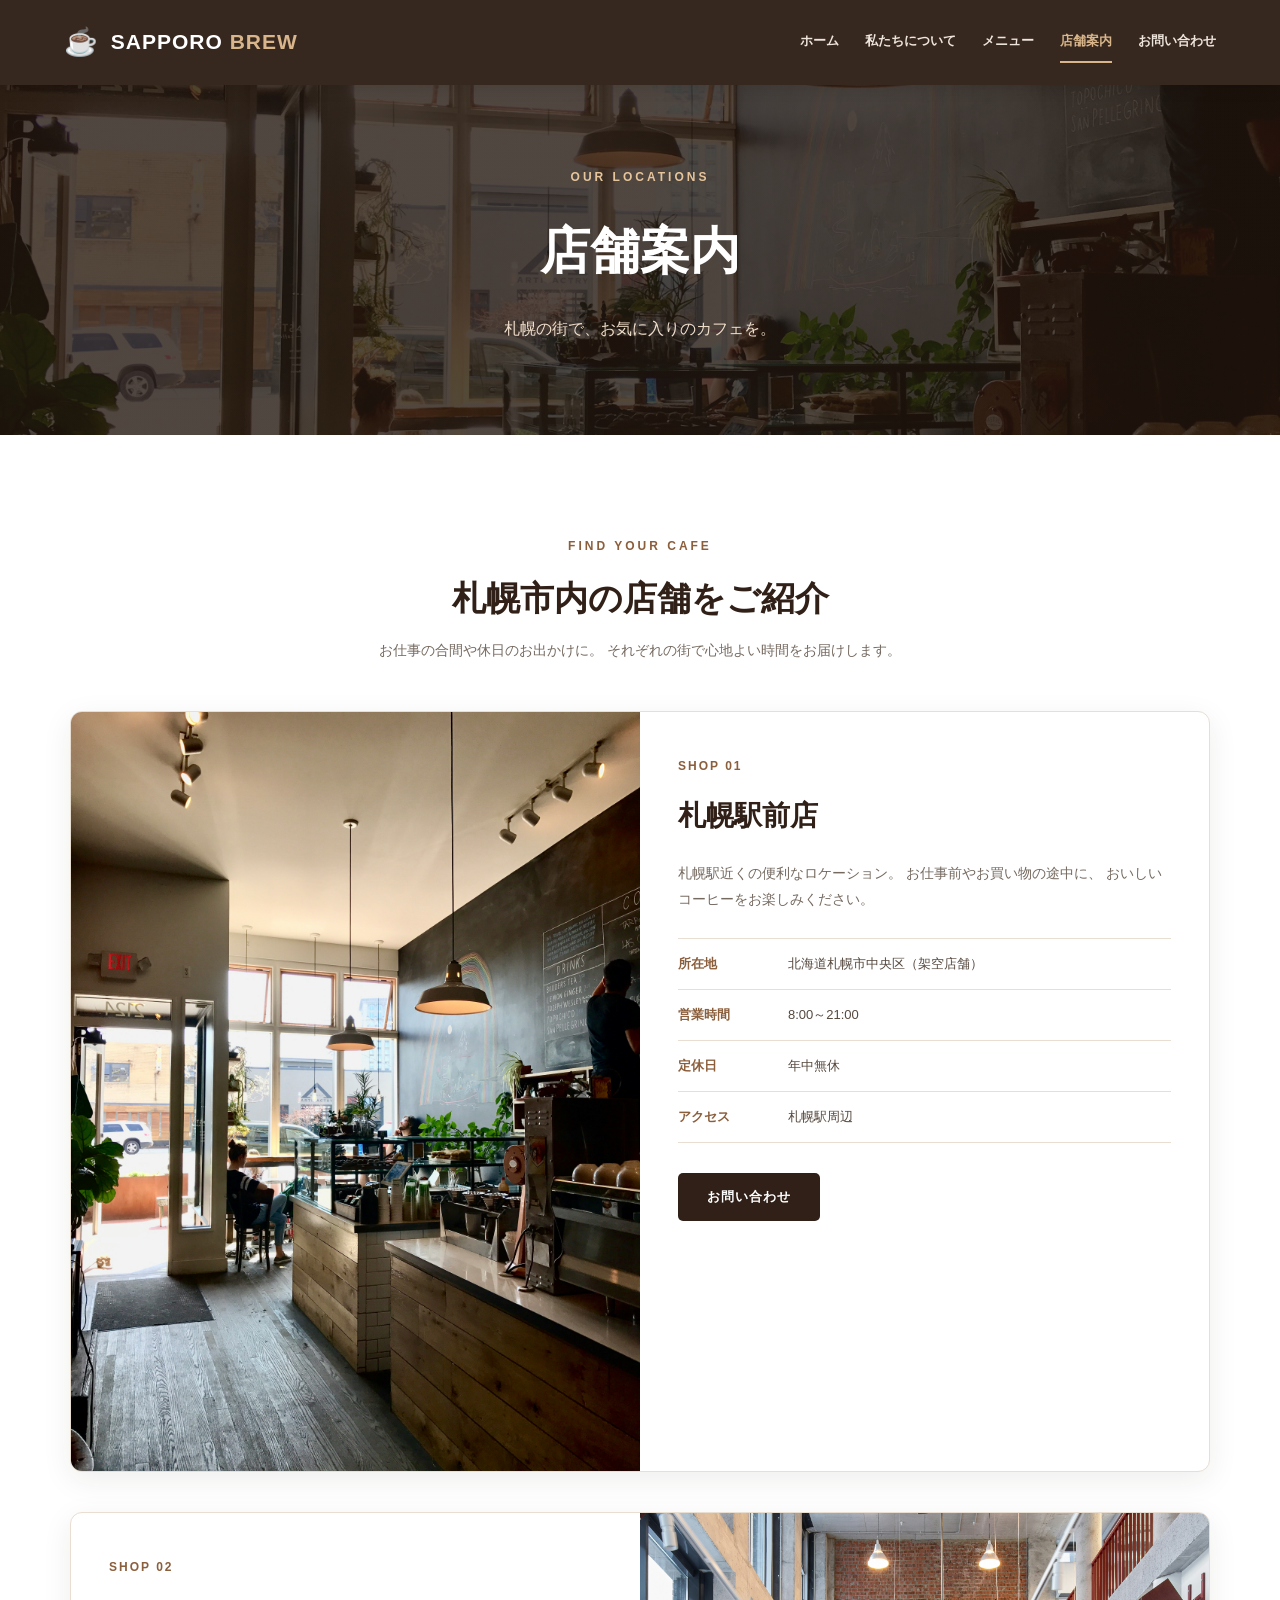
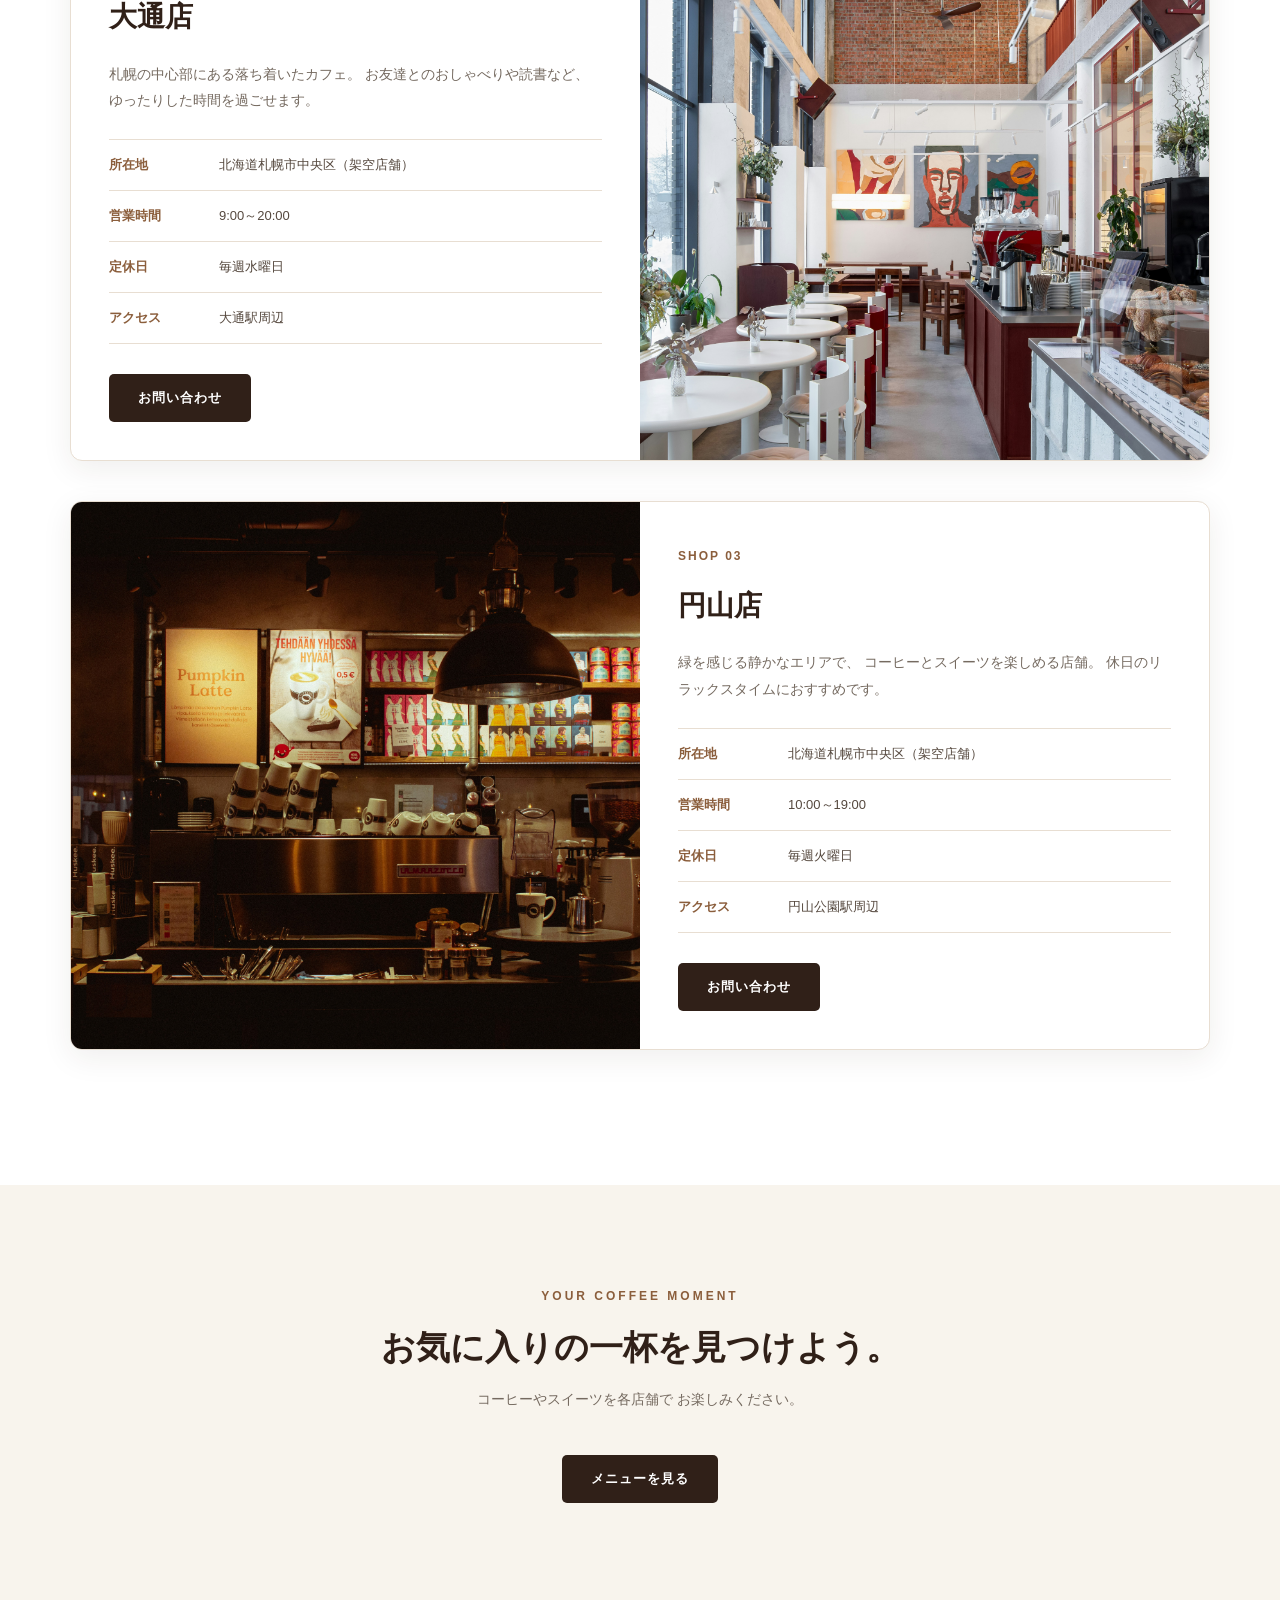
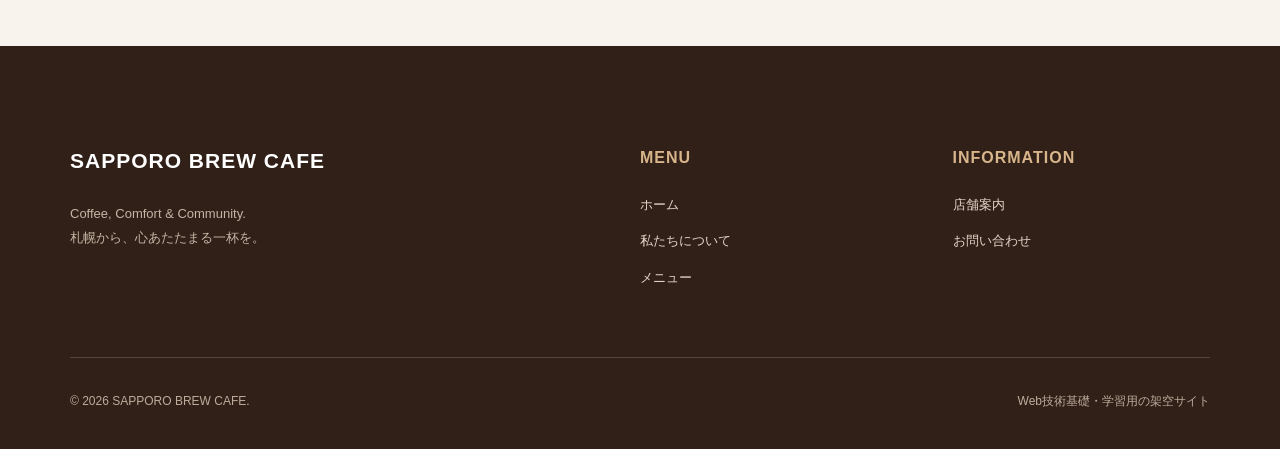
<file: shops.html>
<!DOCTYPE html>
<html lang="ja">
<head>
    <meta charset="UTF-8">
    <meta name="viewport"
          content="width=device-width, initial-scale=1.0">
    <meta name="description"
          content="SAPPORO BREW CAFEの札幌市内の店舗をご紹介します。">
    <title>店舗案内 | SAPPORO BREW CAFE</title>
    <link rel="stylesheet" href="style.css">
</head>

<body>

    <!-- Navigation -->
    <header class="site-header">
        <div class="nav-container">
            <a href="index_web.html" class="brand">
                <span class="brand-icon">☕</span>
                <span>SAPPORO <strong>BREW</strong></span>
            </a>

            <nav class="nav-links" aria-label="メインメニュー">
                <a href="index_web.html">ホーム</a>
                <a href="about.html">私たちについて</a>
                <a href="menu.html">メニュー</a>
                <a href="shops.html" class="active">店舗案内</a>
                <a href="contact.html">お問い合わせ</a>
            </nav>
        </div>
    </header>

    <!-- Page Header -->
    <section class="shops-hero">
        <div class="container">
            <span class="hero-label">OUR LOCATIONS</span>
            <h1>店舗案内</h1>
            <p>札幌の街で、お気に入りのカフェを。</p>
        </div>
    </section>

    <main>

        <!-- Introduction -->
        <section class="section">
            <div class="container">
                <div class="section-heading">
                    <span class="eyebrow">FIND YOUR CAFE</span>
                    <h2>札幌市内の店舗をご紹介</h2>
                    <p class="section-lead">
                        お仕事の合間や休日のお出かけに。
                        それぞれの街で心地よい時間をお届けします。
                    </p>
                </div>

                <!-- Shop 1 -->
                <article class="shop-detail-card">
                    <div class="shop-photo">
                        <img src="images/shop.jpg"
                             alt="札幌駅前店の店内イメージ">
                    </div>

                    <div class="shop-details">
                        <span class="shop-label">SHOP 01</span>
                        <h2>札幌駅前店</h2>
                        <p class="shop-description">
                            札幌駅近くの便利なロケーション。
                            お仕事前やお買い物の途中に、
                            おいしいコーヒーをお楽しみください。
                        </p>

                        <dl class="shop-info-list">
                            <div>
                                <dt>所在地</dt>
                                <dd>北海道札幌市中央区（架空店舗）</dd>
                            </div>
                            <div>
                                <dt>営業時間</dt>
                                <dd>8:00～21:00</dd>
                            </div>
                            <div>
                                <dt>定休日</dt>
                                <dd>年中無休</dd>
                            </div>
                            <div>
                                <dt>アクセス</dt>
                                <dd>札幌駅周辺</dd>
                            </div>
                        </dl>

                        <a href="contact.html" class="btn btn-dark">
                            お問い合わせ
                        </a>
                    </div>
                </article>

                <!-- Shop 2 -->
                <article class="shop-detail-card">
                    <div class="shop-photo">
                        <img src="images/cafe-interior.jpg"
                             alt="大通店の店内イメージ">
                    </div>

                    <div class="shop-details">
                        <span class="shop-label">SHOP 02</span>
                        <h2>大通店</h2>
                        <p class="shop-description">
                            札幌の中心部にある落ち着いたカフェ。
                            お友達とのおしゃべりや読書など、
                            ゆったりした時間を過ごせます。
                        </p>

                        <dl class="shop-info-list">
                            <div>
                                <dt>所在地</dt>
                                <dd>北海道札幌市中央区（架空店舗）</dd>
                            </div>
                            <div>
                                <dt>営業時間</dt>
                                <dd>9:00～20:00</dd>
                            </div>
                            <div>
                                <dt>定休日</dt>
                                <dd>毎週水曜日</dd>
                            </div>
                            <div>
                                <dt>アクセス</dt>
                                <dd>大通駅周辺</dd>
                            </div>
                        </dl>

                        <a href="contact.html" class="btn btn-dark">
                            お問い合わせ
                        </a>
                    </div>
                </article>

                <!-- Shop 3 -->
                <article class="shop-detail-card">
                    <div class="shop-photo">
                        <img src="images/maruyama-shop.jpg"
                             alt="円山店のカフェイメージ">
                    </div>

                    <div class="shop-details">
                        <span class="shop-label">SHOP 03</span>
                        <h2>円山店</h2>
                        <p class="shop-description">
                            緑を感じる静かなエリアで、
                            コーヒーとスイーツを楽しめる店舗。
                            休日のリラックスタイムにおすすめです。
                        </p>

                        <dl class="shop-info-list">
                            <div>
                                <dt>所在地</dt>
                                <dd>北海道札幌市中央区（架空店舗）</dd>
                            </div>
                            <div>
                                <dt>営業時間</dt>
                                <dd>10:00～19:00</dd>
                            </div>
                            <div>
                                <dt>定休日</dt>
                                <dd>毎週火曜日</dd>
                            </div>
                            <div>
                                <dt>アクセス</dt>
                                <dd>円山公園駅周辺</dd>
                            </div>
                        </dl>

                        <a href="contact.html" class="btn btn-dark">
                            お問い合わせ
                        </a>
                    </div>
                </article>

            </div>
        </section>

        <!-- Visit CTA -->
        <section class="section menu-section">
            <div class="container">
                <div class="section-heading">
                    <span class="eyebrow">YOUR COFFEE MOMENT</span>
                    <h2>お気に入りの一杯を見つけよう。</h2>
                    <p class="section-lead">
                        コーヒーやスイーツを各店舗で
                        お楽しみください。
                    </p>
                    <div class="section-action">
                        <a href="menu.html" class="btn btn-dark">
                            メニューを見る
                        </a>
                    </div>
                </div>
            </div>
        </section>

    </main>

    <!-- Footer -->
    <footer class="site-footer">
        <div class="container">
            <div class="footer-grid">
                <div>
                    <h3>SAPPORO BREW CAFE</h3>
                    <p>
                        Coffee, Comfort & Community.<br>
                        札幌から、心あたたまる一杯を。
                    </p>
                </div>

                <div>
                    <h4>MENU</h4>
                    <a href="index_web.html">ホーム</a>
                    <a href="about.html">私たちについて</a>
                    <a href="menu.html">メニュー</a>
                </div>

                <div>
                    <h4>INFORMATION</h4>
                    <a href="shops.html">店舗案内</a>
                    <a href="contact.html">お問い合わせ</a>
                </div>
            </div>

            <div class="footer-bottom">
                <p>© 2026 SAPPORO BREW CAFE.</p>
                <p>Web技術基礎・学習用の架空サイト</p>
            </div>
        </div>
    </footer>

</body>
</html>
</file>
<file: style.css>
/* =========================================
   SAPPORO BREW CAFE
   Web Technology Assignment - 2026
   ========================================= */

/* 1. Global Styles */

:root {
    --coffee-dark: #302018;
    --coffee-brown: #8b5e3c;
    --coffee-light: #d8b58a;
    --cream: #f8f4ed;
    --white: #ffffff;
    --text: #38312b;
    --muted: #756a60;
    --border: #e8ded2;
}

* {
    box-sizing: border-box;
}

html {
    scroll-behavior: smooth;
}

body {
    margin: 0;
    font-family: "Hiragino Kaku Gothic ProN",
                 "Yu Gothic", Arial, sans-serif;
    color: var(--text);
    background: var(--white);
    line-height: 1.85;
}

img {
    max-width: 100%;
    display: block;
}

a {
    text-decoration: none;
    color: inherit;
}

button,
input,
textarea {
    font: inherit;
}

.container {
    width: min(1140px, 90%);
    margin: 0 auto;
}

/* 2. Navigation */

.site-header {
    position: sticky;
    top: 0;
    z-index: 100;
    background: rgba(48, 32, 24, 0.97);
    box-shadow: 0 3px 15px rgba(0, 0, 0, 0.12);
}

.nav-container {
    max-width: 1300px;
    min-height: 85px;
    padding: 15px 5%;
    margin: auto;
    display: flex;
    align-items: center;
    justify-content: space-between;
    gap: 25px;
}

.brand {
    color: var(--white);
    font-size: 21px;
    font-weight: 700;
    letter-spacing: 1px;
    white-space: nowrap;
}

.brand strong {
    color: var(--coffee-light);
}

.brand-icon {
    font-size: 27px;
    vertical-align: middle;
    margin-right: 5px;
}

.nav-links {
    display: flex;
    align-items: center;
    justify-content: center;
    flex-wrap: wrap;
    gap: 26px;
}

.nav-links a {
    color: #eee5dc;
    font-size: 13px;
    font-weight: 600;
    padding: 7px 0;
    border-bottom: 2px solid transparent;
    transition: 0.25s;
}

.nav-links a:hover,
.nav-links a.active {
    color: var(--coffee-light);
    border-color: var(--coffee-light);
}

/* 3. Hero Section */

.hero {
    min-height: 640px;
    position: relative;
    display: flex;
    align-items: center;
    background:
        linear-gradient(
            90deg,
            rgba(25, 16, 11, 0.88),
            rgba(25, 16, 11, 0.33)
        ),
        url("images/hero-coffee.jpg")
        center / cover no-repeat;
    color: var(--white);
}

.hero-overlay {
    position: absolute;
    inset: 0;
    background: linear-gradient(
        0deg,
        rgba(24, 16, 10, 0.25),
        transparent
    );
    pointer-events: none;
}

.hero-content {
    position: relative;
    z-index: 1;
    max-width: 760px;
    padding: 100px max(5%, calc((100% - 1140px) / 2));
    padding-right: 5%;
}

.hero-label {
    font-size: 12px;
    font-weight: bold;
    letter-spacing: 3px;
    color: #e7c59a;
}

.hero h1 {
    font-size: clamp(32px, 4.5vw, 56px);
    font-weight: 700;
    line-height: 1.5;
    letter-spacing: 2px;
    margin: 25px 0;
}

.hero h1 em {
    color: #efcf9c;
    font-style: normal;
}

.hero p {
    max-width: 510px;
    font-size: 15px;
    line-height: 2.2;
    color: #f0e7dd;
}

.hero-actions {
    display: flex;
    flex-wrap: wrap;
    gap: 15px;
    margin-top: 32px;
}

/* 4. Buttons */

.btn {
    display: inline-flex;
    align-items: center;
    justify-content: center;
    min-height: 48px;
    padding: 12px 29px;
    border-radius: 5px;
    font-weight: 700;
    font-size: 13px;
    letter-spacing: 1px;
    transition: 0.3s;
}

.btn-primary {
    background: var(--coffee-light);
    color: var(--coffee-dark);
}

.btn-primary:hover {
    background: var(--white);
    transform: translateY(-3px);
}

.btn-outline {
    color: var(--white);
    border: 1px solid var(--white);
}

.btn-outline:hover {
    background: var(--white);
    color: var(--coffee-dark);
}

.btn-dark {
    background: var(--coffee-dark);
    color: var(--white);
}

.btn-dark:hover {
    background: var(--coffee-brown);
    transform: translateY(-3px);
}

/* 5. General Sections */

.section {
    padding: 95px 0;
}

.section-heading {
    text-align: center;
    margin-bottom: 48px;
}

.eyebrow {
    display: inline-block;
    color: var(--coffee-brown);
    font-size: 12px;
    font-weight: 700;
    letter-spacing: 3px;
}

.section-heading h2 {
    font-size: clamp(23px, 3vw, 34px);
    color: var(--coffee-dark);
    margin: 13px 0;
    line-height: 1.5;
}

.section-lead {
    color: var(--muted);
    font-size: 14px;
}

.section-action {
    text-align: center;
    margin-top: 42px;
}

/* 6. Introduction */

.intro-section {
    background: var(--white);
}

.intro-grid {
    display: grid;
    grid-template-columns: 1fr 1fr;
    align-items: center;
    gap: 65px;
}

.intro-image {
    overflow: hidden;
    border-radius: 8px;
    box-shadow: 18px 18px 0 var(--cream);
}

.intro-image img {
    width: 100%;
    height: 420px;
    object-fit: cover;
}

.intro-text h3 {
    font-size: 29px;
    line-height: 1.7;
    margin: 12px 0 25px;
    color: var(--coffee-dark);
}

.intro-text p {
    font-size: 14px;
    color: var(--muted);
    margin-bottom: 20px;
}

.text-link {
    display: inline-block;
    margin-top: 12px;
    color: var(--coffee-brown);
    font-size: 14px;
    font-weight: 700;
    border-bottom: 1px solid var(--coffee-brown);
    padding-bottom: 5px;
}

.text-link:hover {
    color: var(--coffee-dark);
}

/* 7. Popular Menu */

.menu-section {
    background: var(--cream);
}

.menu-grid {
    display: grid;
    grid-template-columns: repeat(3, minmax(0, 1fr));
    gap: 25px;
}

.menu-card {
    background: var(--white);
    border-radius: 9px;
    overflow: hidden;
    box-shadow: 0 6px 25px rgba(48, 32, 24, 0.07);
    transition: transform 0.3s, box-shadow 0.3s;
}

.menu-card:hover {
    transform: translateY(-8px);
    box-shadow: 0 14px 30px rgba(48, 32, 24, 0.13);
}

.menu-image {
    overflow: hidden;
}

.menu-image img {
    width: 100%;
    height: 245px;
    object-fit: cover;
    transition: transform 0.4s;
}

.menu-card:hover img {
    transform: scale(1.05);
}

.menu-info {
    padding: 25px;
}

.menu-category {
    font-size: 11px;
    color: var(--coffee-brown);
    letter-spacing: 2px;
    font-weight: bold;
}

.menu-info h3 {
    font-size: 19px;
    margin: 8px 0;
    color: var(--coffee-dark);
}

.menu-info p {
    color: var(--muted);
    font-size: 13px;
    min-height: 55px;
}

.price {
    display: block;
    margin-top: 15px;
    font-weight: bold;
    color: var(--coffee-brown);
    font-size: 19px;
}

/* 8. Shops Banner */

.shop-section {
    background: var(--white);
}

.shop-banner {
    min-height: 380px;
    border-radius: 10px;
    padding: 70px 8%;
    display: flex;
    align-items: center;
    background:
        linear-gradient(
            90deg,
            rgba(35, 23, 16, 0.92),
            rgba(35, 23, 16, 0.40)
        ),
        url("images/shop.jpg")
        center / cover no-repeat;
    color: var(--white);
}

.shop-content {
    max-width: 550px;
}

.shop-content .eyebrow {
    color: #e7c59a;
}

.shop-content h2 {
    font-size: clamp(24px, 3vw, 34px);
    line-height: 1.6;
    margin: 15px 0;
}

.shop-content p {
    color: #eee1d2;
    margin-bottom: 30px;
}

/* 9. News */

.news-section {
    background: var(--cream);
}

.news-list {
    max-width: 850px;
    margin: 0 auto;
    border-top: 1px solid var(--border);
}

.news-item {
    display: flex;
    align-items: center;
    gap: 22px;
    padding: 23px 10px;
    border-bottom: 1px solid var(--border);
}

.news-item time {
    color: var(--muted);
    font-size: 12px;
    white-space: nowrap;
}

.news-tag {
    background: var(--white);
    color: var(--coffee-brown);
    border: 1px solid var(--coffee-light);
    border-radius: 3px;
    font-size: 11px;
    padding: 3px 13px;
    white-space: nowrap;
}

.news-item p {
    margin: 0;
    font-size: 14px;
}

/* 10. Footer */

.site-footer {
    background: var(--coffee-dark);
    color: #eadfd2;
    padding: 75px 0 25px;
}

.footer-grid {
    display: grid;
    grid-template-columns: 2fr 1fr 1fr;
    gap: 55px;
    padding-bottom: 55px;
}

.footer-grid h3 {
    font-size: 21px;
    color: var(--white);
    letter-spacing: 1px;
}

.footer-grid h4 {
    color: var(--coffee-light);
    letter-spacing: 1px;
}

.footer-grid p {
    color: #c5b5a5;
    font-size: 13px;
}

.footer-grid a {
    display: block;
    margin: 12px 0;
    font-size: 13px;
    color: #e3d5c7;
}

.footer-grid a:hover {
    color: var(--coffee-light);
}

.footer-bottom {
    border-top: 1px solid #57463a;
    padding-top: 20px;
    display: flex;
    justify-content: space-between;
    gap: 20px;
    font-size: 12px;
    color: #bdac9c;
}

/* 11. Tablet Responsive */

@media (max-width: 1000px) {
    .nav-container {
        flex-direction: column;
        gap: 12px;
    }

    .nav-links {
        gap: 18px;
    }

    .hero {
        min-height: 550px;
    }

    .intro-grid {
        gap: 35px;
    }

    .menu-grid {
        gap: 15px;
    }

    .menu-info {
        padding: 18px;
    }
}

/* 12. Mobile Responsive */

@media (max-width: 700px) {
    .nav-container {
        padding: 15px 4%;
    }

    .brand {
        font-size: 18px;
    }

    .nav-links {
        gap: 10px 15px;
    }

    .nav-links a {
        font-size: 11px;
    }

    .hero {
        min-height: 520px;
        background-position: 60% center;
    }

    .hero-content {
        padding: 65px 6%;
    }

    .hero h1 {
        font-size: 29px;
    }

    .hero p {
        font-size: 13px;
    }

    .section {
        padding: 60px 0;
    }

    .intro-grid {
        grid-template-columns: 1fr;
        gap: 35px;
    }

    .intro-image img {
        height: 280px;
    }

    .intro-text h3 {
        font-size: 24px;
    }

    .menu-grid {
        grid-template-columns: 1fr;
    }

    .menu-image img {
        height: 260px;
    }

    .menu-info p {
        min-height: auto;
    }

    .shop-banner {
        padding: 50px 7%;
    }

    .news-item {
        flex-wrap: wrap;
        gap: 8px 12px;
    }

    .news-item p {
        flex-basis: 100%;
    }

    .footer-grid {
        grid-template-columns: 1fr;
        gap: 25px;
    }

    .footer-bottom {
        flex-direction: column;
        text-align: center;
        gap: 5px;
    }
}

/* 13. Small Screen */

@media (max-width: 380px) {
    .brand {
        font-size: 15px;
    }

    .nav-links {
        gap: 8px;
    }

    .nav-links a {
        font-size: 10px;
    }

    .hero h1 {
        font-size: 25px;
    }

    .hero-actions {
        flex-direction: column;
        align-items: flex-start;
    }
}

/* Accessibility */

a:focus-visible,
button:focus-visible {
    outline: 3px solid var(--coffee-light);
    outline-offset: 4px;
}

@media (prefers-reduced-motion: reduce) {
    html {
        scroll-behavior: auto;
    }

    *,
    *::before,
    *::after {
        transition: none !important;
    }
}




/* About Page */

.about-hero {
    min-height: 340px;
    display: flex;
    align-items: center;
    text-align: center;
    color: white;
    background:
        linear-gradient(
            rgba(35, 22, 14, 0.78),
            rgba(35, 22, 14, 0.78)
        ),
        url("images/cafe-interior.jpg")
        center / cover no-repeat;
}

.about-hero h1 {
    font-size: clamp(32px, 4vw, 48px);
    margin: 15px 0;
}

.about-hero p {
    color: #f0dfcc;
}

.values-grid {
    display: grid;
    grid-template-columns: repeat(3, 1fr);
    gap: 24px;
}

.value-card {
    background: white;
    padding: 36px 28px;
    border-radius: 10px;
    border: 1px solid #e8ded2;
    box-shadow: 0 6px 20px rgba(48, 32, 24, 0.05);
}

.value-number {
    font-size: 32px;
    font-weight: bold;
    color: #d8b58a;
}

.value-card h3 {
    color: #302018;
    font-size: 19px;
}

.value-card p {
    font-size: 14px;
    color: #756a60;
}

@media (max-width: 700px) {
    .about-hero {
        min-height: 260px;
    }

    .values-grid {
        grid-template-columns: 1fr;
    }
}


/* =========================================
   MENU PAGE
   ========================================= */

.menu-page-hero {
    min-height: 350px;
    display: flex;
    align-items: center;
    text-align: center;
    color: white;

    background:
        linear-gradient(
            rgba(35, 22, 14, 0.78),
            rgba(35, 22, 14, 0.78)
        ),
        url("images/coffee.jpg")
        center / cover no-repeat;
}

.menu-page-hero h1 {
    font-size: clamp(34px, 4vw, 50px);
    margin: 15px 0;
}

.menu-page-hero p {
    color: #f0dfcc;
    font-size: 15px;
}

/* Menu introduction */

.menu-introduction {
    padding: 70px 0 50px;
    text-align: center;
    background: #ffffff;
}

.menu-introduction h2 {
    font-size: clamp(24px, 3vw, 34px);
    color: #302018;
    margin: 13px 0;
}

.menu-introduction p {
    color: #756a60;
    font-size: 14px;
    line-height: 2;
}

/* Category navigation */

.menu-categories {
    display: flex;
    justify-content: center;
    flex-wrap: wrap;
    gap: 15px;
    margin-top: 35px;
}

.menu-categories a {
    padding: 12px 25px;
    border: 1px solid #d8b58a;
    border-radius: 30px;
    color: #8b5e3c;
    font-size: 12px;
    font-weight: bold;
    transition: 0.3s;
}

.menu-categories a:hover {
    background: #8b5e3c;
    color: #ffffff;
}

/* Menu detail sections */

.menu-detail-section {
    scroll-margin-top: 115px;
}

.menu-detail-section:nth-of-type(even) {
    background-color: #f8f4ed;
}

/* Price and item presentation */

.menu-detail-section .menu-card {
    border: 1px solid #e8ded2;
}

.menu-detail-section .menu-info {
    min-height: 190px;
}

/* Notices */

.menu-notice {
    padding: 30px 0;
    background: #f8f4ed;
    text-align: center;
}

.menu-notice p {
    color: #756a60;
    font-size: 12px;
    line-height: 1.9;
}

/* Responsive */

@media (max-width: 700px) {
    .menu-page-hero {
        min-height: 270px;
    }

    .menu-introduction {
        padding: 50px 0 35px;
    }

    .menu-categories {
        gap: 10px;
    }

    .menu-categories a {
        padding: 10px 16px;
        font-size: 11px;
    }

    .menu-detail-section {
        scroll-margin-top: 140px;
    }

    .menu-detail-section .menu-info {
        min-height: auto;
    }
}



/* =========================================
   SHOP LOCATIONS PAGE
   ========================================= */

.shops-hero {
    min-height: 350px;
    display: flex;
    align-items: center;
    text-align: center;
    color: white;
    background:
        linear-gradient(
            rgba(35, 22, 14, 0.78),
            rgba(35, 22, 14, 0.78)
        ),
        url("images/shop.jpg")
        center / cover no-repeat;
}

.shops-hero h1 {
    font-size: clamp(34px, 4vw, 50px);
    margin: 15px 0;
}

.shops-hero p {
    color: #f0dfcc;
}

/* Individual Shop Cards */

.shop-detail-card {
    display: grid;
    grid-template-columns: 1fr 1fr;
    gap: 0;
    overflow: hidden;
    margin-bottom: 40px;
    border-radius: 12px;
    background: #ffffff;
    border: 1px solid #e8ded2;
    box-shadow: 0 8px 30px rgba(48, 32, 24, 0.08);
}

.shop-detail-card:nth-of-type(even) .shop-photo {
    order: 2;
}

.shop-photo {
    min-height: 410px;
}

.shop-photo img {
    width: 100%;
    height: 100%;
    object-fit: cover;
}

.shop-details {
    padding: 38px;
}

.shop-label {
    color: #8b5e3c;
    font-size: 12px;
    letter-spacing: 2px;
    font-weight: bold;
}

.shop-details h2 {
    font-size: 28px;
    color: #302018;
    margin: 10px 0 18px;
}

.shop-description {
    color: #756a60;
    font-size: 14px;
    line-height: 1.9;
    margin-bottom: 25px;
}

/* Shop Information */

.shop-info-list {
    margin: 0 0 30px;
    border-top: 1px solid #e8ded2;
}

.shop-info-list > div {
    display: grid;
    grid-template-columns: 95px 1fr;
    gap: 15px;
    padding: 13px 0;
    border-bottom: 1px solid #e8ded2;
    font-size: 13px;
}

.shop-info-list dt {
    color: #8b5e3c;
    font-weight: bold;
}

.shop-info-list dd {
    margin: 0;
    color: #55483e;
}

/* Tablet */

@media (max-width: 950px) {
    .shop-details {
        padding: 25px;
    }

    .shop-detail-card {
        grid-template-columns: 1fr 1.2fr;
    }
}

/* Mobile */

@media (max-width: 700px) {
    .shops-hero {
        min-height: 270px;
    }

    .shop-detail-card {
        grid-template-columns: 1fr;
    }

    .shop-detail-card:nth-of-type(even) .shop-photo {
        order: 0;
    }

    .shop-photo {
        min-height: 260px;
        height: 260px;
    }

    .shop-details {
        padding: 25px 20px;
    }

    .shop-details h2 {
        font-size: 24px;
    }

    .shop-info-list > div {
        grid-template-columns: 75px 1fr;
        gap: 10px;
    }
}



/* =========================================
   CONTACT PAGE
   ========================================= */

.contact-hero {
    min-height: 350px;
    display: flex;
    align-items: center;
    text-align: center;
    color: #ffffff;
    background:
        linear-gradient(
            rgba(35, 22, 14, 0.78),
            rgba(35, 22, 14, 0.78)
        ),
        url("images/cafe-interior.jpg")
        center / cover no-repeat;
}

.contact-hero h1 {
    font-size: clamp(34px, 4vw, 50px);
    margin: 15px 0;
}

.contact-hero p {
    color: #f0dfcc;
}

/* Contact Layout */

.contact-grid {
    display: grid;
    grid-template-columns: 1.6fr 1fr;
    gap: 30px;
    align-items: start;
}

.contact-form-card,
.contact-info-card {
    background: #ffffff;
    padding: 38px;
    border: 1px solid #e8ded2;
    border-radius: 12px;
    box-shadow: 0 8px 25px rgba(48, 32, 24, 0.07);
}

.contact-form-card h3,
.contact-info-card h3 {
    margin-top: 0;
    color: #302018;
    font-size: 24px;
}

.form-intro {
    font-size: 14px;
    color: #756a60;
    margin-bottom: 28px;
}

/* Form Inputs */

.form-group {
    margin-bottom: 24px;
}

.form-group label {
    display: block;
    margin-bottom: 9px;
    font-size: 14px;
    font-weight: bold;
    color: #302018;
}

.required {
    display: inline-block;
    margin-left: 8px;
    padding: 2px 8px;
    border-radius: 3px;
    font-size: 10px;
    color: #ffffff;
    background: #a64b3c;
}

.form-group input,
.form-group select,
.form-group textarea {
    width: 100%;
    padding: 13px 15px;
    background: #fcfaf7;
    border: 1px solid #d8cbbd;
    border-radius: 6px;
    color: #302018;
    outline: none;
    transition: border-color 0.2s,
                box-shadow 0.2s;
}

.form-group textarea {
    resize: vertical;
    min-height: 150px;
}

.form-group input:focus,
.form-group select:focus,
.form-group textarea:focus {
    border-color: #8b5e3c;
    box-shadow: 0 0 0 3px rgba(139, 94, 60, 0.13);
}

.form-checkbox {
    margin: 15px 0 25px;
    color: #756a60;
    font-size: 13px;
}

.form-checkbox label {
    display: flex;
    align-items: center;
    gap: 10px;
}

.form-checkbox input {
    accent-color: #8b5e3c;
}

.submit-btn {
    width: 100%;
    border: 0;
    cursor: pointer;
}

.form-notice {
    margin-top: 18px;
    font-size: 12px;
    color: #756a60;
    text-align: center;
}

/* Contact Information */

.contact-info-card {
    background: #f8f4ed;
}

.contact-info-card h3 {
    margin-top: 12px;
}

.info-block {
    padding: 20px 0;
    border-bottom: 1px solid #e1d5c7;
}

.info-block h4 {
    color: #8b5e3c;
    font-size: 14px;
    margin: 0 0 8px;
}

.info-block p {
    color: #55483e;
    font-size: 13px;
    line-height: 1.9;
    margin: 0;
}

.contact-info-action {
    margin-top: 28px;
}

/* FAQ */

.faq-list {
    max-width: 850px;
    margin: 0 auto;
}

.faq-item {
    background: #ffffff;
    border: 1px solid #e8ded2;
    border-radius: 8px;
    margin-bottom: 15px;
    overflow: hidden;
}

.faq-item summary {
    padding: 20px 25px;
    cursor: pointer;
    font-size: 15px;
    font-weight: bold;
    color: #302018;
}

.faq-item summary:hover {
    background: #fffaf3;
}

.faq-item p {
    margin: 0;
    padding: 0 25px 22px;
    font-size: 14px;
    color: #756a60;
}

/* Responsive */

@media (max-width: 850px) {
    .contact-grid {
        grid-template-columns: 1fr;
    }
}

@media (max-width: 700px) {
    .contact-hero {
        min-height: 270px;
    }

    .contact-form-card,
    .contact-info-card {
        padding: 25px 20px;
    }

    .contact-form-card h3,
    .contact-info-card h3 {
        font-size: 21px;
    }

    .faq-item summary {
        padding: 17px;
    }

    .faq-item p {
        padding: 0 17px 18px;
    }
}
</file>
